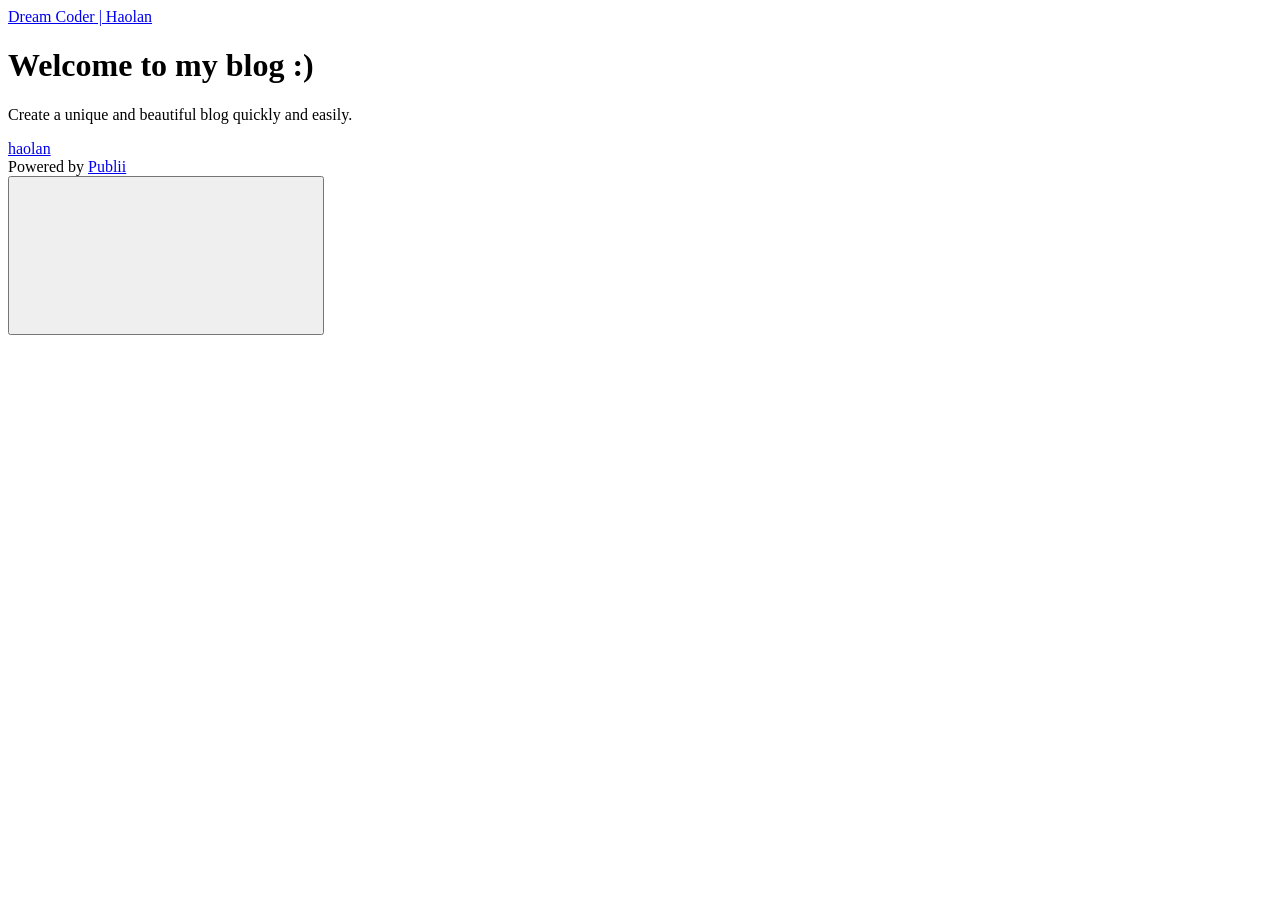
<file: index.html>
<!DOCTYPE html><html lang="en"><head><meta charset="utf-8"><meta http-equiv="X-UA-Compatible" content="IE=edge"><meta name="viewport" content="width=device-width,initial-scale=1"><title>Dream Coder | Haolan</title><meta name="generator" content="Publii Open-Source CMS for Static Site"><link rel="canonical" href="https://haolan.github.io/"><link rel="alternate" type="application/atom+xml" href="https://haolan.github.io/feed.xml"><link rel="alternate" type="application/json" href="https://haolan.github.io/feed.json"><meta property="og:title" content="Dream Coder | Haolan"><meta property="og:site_name" content="Dream Coder | Haolan"><meta property="og:description" content=""><meta property="og:url" content="https://haolan.github.io/"><meta property="og:type" content="website"><style>:root{--body-font:-apple-system,BlinkMacSystemFont,"Segoe UI",Roboto,Oxygen,Ubuntu,Cantarell,"Fira Sans","Droid Sans","Helvetica Neue",Arial,sans-serif,"Apple Color Emoji","Segoe UI Emoji","Segoe UI Symbol";--heading-font:-apple-system,BlinkMacSystemFont,"Segoe UI",Roboto,Oxygen,Ubuntu,Cantarell,"Fira Sans","Droid Sans","Helvetica Neue",Arial,sans-serif,"Apple Color Emoji","Segoe UI Emoji","Segoe UI Symbol";--logo-font:-apple-system,BlinkMacSystemFont,"Segoe UI",Roboto,Oxygen,Ubuntu,Cantarell,"Fira Sans","Droid Sans","Helvetica Neue",Arial,sans-serif,"Apple Color Emoji","Segoe UI Emoji","Segoe UI Symbol";--menu-font:-apple-system,BlinkMacSystemFont,"Segoe UI",Roboto,Oxygen,Ubuntu,Cantarell,"Fira Sans","Droid Sans","Helvetica Neue",Arial,sans-serif,"Apple Color Emoji","Segoe UI Emoji","Segoe UI Symbol"}</style><link rel="stylesheet" href="https://haolan.github.io/assets/css/style.css?v=78357565eb7ce1ad9aef567206ef7280"><script type="application/ld+json">{"@context":"http://schema.org","@type":"Organization","name":"Dream Coder | Haolan","url":"https://haolan.github.io/"}</script></head><body><div class="site-container"><header class="top" id="js-header"><a class="logo" href="https://haolan.github.io/">Dream Coder | Haolan</a></header><main><div class="hero"><header class="hero__content"><div class="wrapper"><h1>Welcome to my blog :)</h1><p>Create a unique and beautiful blog quickly and easily.</p><div class="post__meta post__meta--author"><a href="https://haolan.github.io/authors/haolan/" class="feed__author invert">haolan</a></div></div></header></div><div class="feed"></div></main><footer class="footer"><div class="footer__copyright">Powered by <a href="https://getpublii.com" target="_blank" rel="nofollow noopener">Publii</a></div><button class="footer__bttop js-footer__bttop" aria-label="Back to top"><svg><title>Back to top</title><use xlink:href="https://haolan.github.io/assets/svg/svg-map.svg#toparrow"/></svg></button></footer></div><script>window.publiiThemeMenuConfig = {    
        mobileMenuMode: 'sidebar',
        animationSpeed: 300,
        submenuWidth: 'auto',
        doubleClickTime: 500,
        mobileMenuExpandableSubmenus: true, 
        relatedContainerForOverlayMenuSelector: '.top',
   };</script><script defer="defer" src="https://haolan.github.io/assets/js/scripts.min.js?v=f4c4d35432d0e17d212f2fae4e0f8247"></script><script>var images = document.querySelectorAll('img[loading]');

        for (var i = 0; i < images.length; i++) {
            if (images[i].complete) {
                images[i].classList.add('is-loaded');
            } else {
                images[i].addEventListener('load', function () {
                    this.classList.add('is-loaded');
                }, false);
            }
        }</script></body></html>
</file>
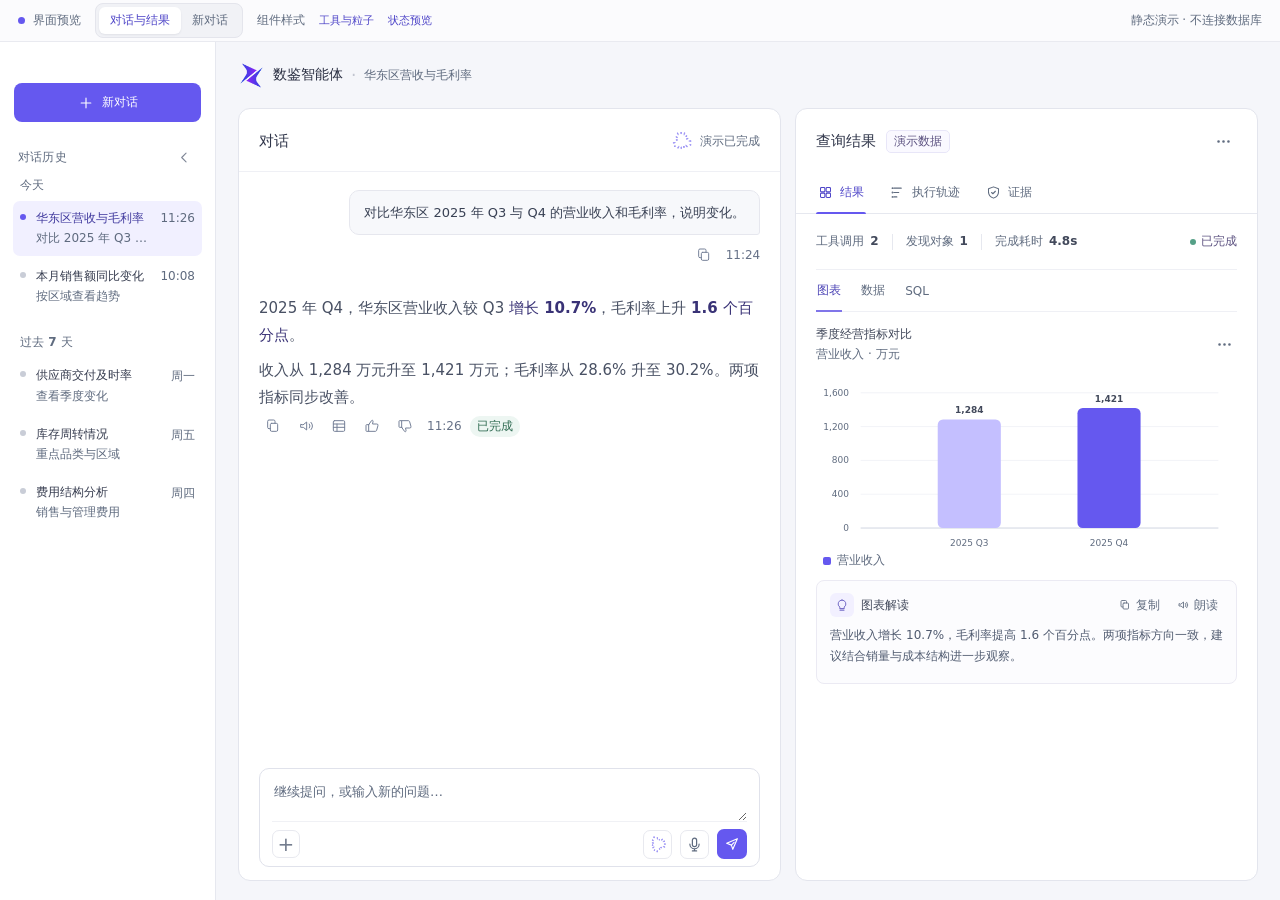
<file: shujian-agent-preview/index.html>
<!doctype html>
<html lang="zh-CN">
<head>
  <meta charset="utf-8">
  <meta name="viewport" content="width=device-width, initial-scale=1">
  <meta name="theme-color" content="#f5f6fa">
  <title>数鉴智能体 · 界面预览</title>
  <link rel="stylesheet" href="agent-polish-preview.css?v=orbs-1">
</head>
<body>
  <div class="preview-bar" role="toolbar" aria-label="预览状态">
    <div class="preview-label">
      <span class="preview-mark" aria-hidden="true"></span>
      <span>界面预览</span>
    </div>
    <div class="preview-switch" role="group" aria-label="切换预览状态">
      <button type="button" data-view="conversation" aria-pressed="true">对话与结果</button>
      <button type="button" data-view="welcome" aria-pressed="false">新对话</button>
    </div>
    <a class="preview-components-link" href="components.html">组件样式</a>
    <a class="preview-orbs-link" href="tools.html">工具与粒子</a>
    <a class="preview-orbs-link" href="orbs.html">状态预览</a>
    <span class="preview-note">静态演示 · 不连接数据库</span>
  </div>

  <div class="app-shell" id="appShell">
    <aside class="sidebar" id="sidebar" aria-label="对话导航">
      <button class="new-chat-button" type="button" data-view="welcome">
        <svg viewBox="0 0 24 24" aria-hidden="true"><path d="M12 4.75v14.5M4.75 12h14.5"/></svg>
        <span>新对话</span>
      </button>

      <div class="history-heading">
        <span>对话历史</span>
        <button class="icon-button sidebar-collapse" id="collapseHistory" type="button" aria-label="收起对话历史" aria-expanded="true" title="收起对话历史">
          <svg viewBox="0 0 24 24" aria-hidden="true"><path d="m14.5 5-7 7 7 7"/></svg>
        </button>
      </div>

      <div class="history-list">
        <div class="history-group-label">今天</div>
        <button class="history-item is-active" type="button" data-view="conversation">
          <span class="history-dot" aria-hidden="true"></span>
          <span class="history-text">
            <strong>华东区营收与毛利率</strong>
            <small>对比 2025 年 Q3 与 Q4</small>
          </span>
          <time>11:26</time>
        </button>
        <button class="history-item" type="button" data-toast="这是静态预览中的历史条目。">
          <span class="history-dot is-muted" aria-hidden="true"></span>
          <span class="history-text">
            <strong>本月销售额同比变化</strong>
            <small>按区域查看趋势</small>
          </span>
          <time>10:08</time>
        </button>

        <div class="history-group-label history-group-label--spaced">过去 7 天</div>
        <button class="history-item" type="button" data-toast="这是静态预览中的历史条目。">
          <span class="history-dot is-muted" aria-hidden="true"></span>
          <span class="history-text">
            <strong>供应商交付及时率</strong>
            <small>查看季度变化</small>
          </span>
          <time>周一</time>
        </button>
        <button class="history-item" type="button" data-toast="这是静态预览中的历史条目。">
          <span class="history-dot is-muted" aria-hidden="true"></span>
          <span class="history-text">
            <strong>库存周转情况</strong>
            <small>重点品类与区域</small>
          </span>
          <time>周五</time>
        </button>
        <button class="history-item" type="button" data-toast="这是静态预览中的历史条目。">
          <span class="history-dot is-muted" aria-hidden="true"></span>
          <span class="history-text">
            <strong>费用结构分析</strong>
            <small>销售与管理费用</small>
          </span>
          <time>周四</time>
        </button>
      </div>

    </aside>

    <main class="main-area">
      <header class="topbar">
        <div class="topbar-title">
          <button class="icon-button mobile-history-toggle" type="button" id="mobileHistoryToggle" aria-label="展开对话历史">
            <svg viewBox="0 0 24 24" aria-hidden="true"><path d="M3.5 6.5h17M3.5 12h17M3.5 17.5h17"/></svg>
          </button>
          <img src="assets/logo.png" alt="" class="topbar-logo" width="27" height="27">
          <span class="topbar-brand">数鉴智能体</span>
          <span class="breadcrumb-dot" aria-hidden="true">·</span>
          <span class="current-conversation" id="currentConversation">华东区营收与毛利率</span>
        </div>
      </header>

      <div class="workspace">
        <section class="conversation-panel surface" aria-label="对话内容">
          <div class="panel-heading conversation-heading">
            <div>
              <h1 id="conversationHeading">对话</h1>
            </div>
            <span class="completion-status" id="conversationStatus"><canvas id="taskStatusOrb" class="inline-orb" width="24" height="24" role="img" aria-label="状态动画"></canvas><span class="completion-tool" id="conversationTool" aria-hidden="true" hidden></span><span class="completion-text" id="conversationText">演示已完成</span></span>
          </div>

          <div class="chat-body" id="chatBody">
            <article class="message user-message">
              <div class="user-bubble">对比华东区 2025 年 Q3 与 Q4 的营业收入和毛利率，说明变化。</div>
              <div class="message-actions user-message-actions">
                <button type="button" class="message-action-icon" data-copy="对比华东区 2025 年 Q3 与 Q4 的营业收入和毛利率，说明变化。" title="复制提问" aria-label="复制提问">
                  <svg viewBox="0 0 24 24" aria-hidden="true"><rect x="8" y="8" width="11" height="12" rx="2"/><path d="M15 8V5a2 2 0 0 0-2-2H6a2 2 0 0 0-2 2v9a2 2 0 0 0 2 2h2"/></svg>
                </button>
                <span class="message-action-meta"><time>11:24</time></span>
              </div>
            </article>

            <article class="message assistant-message">
              <div class="assistant-answer">
                <p>2025 年 Q4，华东区营业收入较 Q3 <strong>增长 10.7%</strong>，毛利率上升 <strong>1.6 个百分点</strong>。</p>
                <p>收入从 1,284 万元升至 1,421 万元；毛利率从 28.6% 升至 30.2%。两项指标同步改善。</p>
              </div>
              <div class="message-actions">
                <button type="button" class="message-action-icon" data-copy="2025 年 Q4，华东区营业收入较 Q3 增长 10.7%，毛利率上升 1.6 个百分点。收入从 1,284 万元升至 1,421 万元；毛利率从 28.6% 升至 30.2%。两项指标同步改善。" title="复制回答" aria-label="复制回答">
                  <svg viewBox="0 0 24 24" aria-hidden="true"><rect x="8" y="8" width="11" height="12" rx="2"/><path d="M15 8V5a2 2 0 0 0-2-2H6a2 2 0 0 0-2 2v9a2 2 0 0 0 2 2h2"/></svg>
                </button>
                <button type="button" class="message-action-icon" data-answer-read="2025 年 Q4，华东区营业收入较 Q3 增长 10.7%，毛利率上升 1.6 个百分点。收入从 1,284 万元升至 1,421 万元；毛利率从 28.6% 升至 30.2%。" title="朗读回答" aria-label="朗读回答">
                  <svg viewBox="0 0 24 24" aria-hidden="true"><path d="M4 10v4h4l5 4V6l-5 4z"/><path d="M17 9a5 5 0 0 1 0 6M19.5 6.5a8.5 8.5 0 0 1 0 11"/></svg>
                </button>
                <button type="button" class="message-action-icon" data-result-jump title="查看结果" aria-label="查看结果">
                  <svg viewBox="0 0 24 24" aria-hidden="true"><rect x="3.5" y="4" width="17" height="16" rx="1.8"/><path d="M3.5 9h17M9 9v11M3.5 14h17"/></svg>
                </button>
                <span class="feedback-action-group" id="feedbackActionGroup">
                  <button type="button" class="message-action-icon" data-feedback-useful title="有用" aria-label="有用" aria-pressed="false">
                    <svg viewBox="0 0 24 24" aria-hidden="true"><path d="M7 10v10H4a1 1 0 0 1-1-1v-8a1 1 0 0 1 1-1h3Zm0 0 4.3-6.1a1.3 1.3 0 0 1 2.3 1l-.8 4.1H19a2 2 0 0 1 1.9 2.6l-2 7A2 2 0 0 1 17 20H7"/></svg>
                  </button>
                  <button type="button" class="message-action-icon" data-feedback-useless title="无用" aria-label="无用" aria-pressed="false">
                    <svg viewBox="0 0 24 24" aria-hidden="true"><path d="M7 14V4H4a1 1 0 0 0-1 1v8a1 1 0 0 0 1 1h3Zm0 0 4.3 6.1a1.3 1.3 0 0 0 2.3-1l-.8-4.1H19a2 2 0 0 0 1.9-2.6l-2-7A2 2 0 0 0 17 4H7"/></svg>
                  </button>
                </span>
                <span class="feedback-submitted" id="feedbackSubmitted" role="status" hidden></span>
                <span class="message-action-meta"><time>11:26</time><span class="message-action-status">已完成</span></span>
              </div>
            </article>
          </div>

          <div class="welcome-state" id="welcomeState" hidden>
            <canvas id="welcomeOrb" class="welcome-orb" width="64" height="64" role="img" aria-label="数鉴智能体 Logo 粒子动画"></canvas>
            <h2>有什么可以帮您的吗？</h2>
          </div>

          <div class="run-strip" id="runStrip" role="status" aria-live="polite" hidden>
            <span class="run-strip-lead"><canvas id="runStripOrb" width="40" height="40" aria-hidden="true"></canvas><span class="run-strip-icon" id="runStripIcon" aria-hidden="true"></span></span>
            <span class="run-strip-text" id="runStripText">正在准备…</span>
            <span class="run-strip-meta"><span id="runStripTime">0.0s</span></span>
            <button type="button" class="run-strip-stop" id="runStripStop">停止</button>
          </div>

          <form class="composer" id="composer">
            <label class="composer-input-wrap">
              <span class="sr-only">输入问题</span>
              <textarea id="promptInput" rows="1" placeholder="继续提问，或输入新的问题…" aria-label="输入问题"></textarea>
            </label>
            <div class="composer-footer">
              <div class="composer-tools">
                <div class="composer-more-wrap">
                  <button class="composer-more-button" id="composerMoreButton" type="button" aria-label="选择工作流" aria-haspopup="menu" aria-expanded="false" aria-controls="composerMoreMenu" title="选择工作流">+</button>
                  <div class="composer-more-menu" id="composerMoreMenu" role="menu" aria-label="选择工作流" hidden>
                    <button type="button" class="composer-more-item" data-mode="completion" role="menuitemradio" aria-checked="false">
                      <span class="composer-more-icon"><svg viewBox="0 0 24 24" aria-hidden="true"><path d="M5 4.5h14v15H5z"/><path d="M8 8h8M8 11.5h8M8 15h4"/><path d="m14.5 15.5 1.4 1.4 3-3"/></svg></span>
                      <span class="composer-more-text"><span class="composer-more-title">名单补全</span><span class="composer-more-desc">上传名单文件，按企业名称或信用代码补充字段</span></span>
                    </button>
                    <button type="button" class="composer-more-item" data-mode="acquisition" role="menuitemradio" aria-checked="false">
                      <span class="composer-more-icon"><svg viewBox="0 0 24 24" aria-hidden="true"><path d="M4 5h16l-6.2 7.1v5.1l-3.6 1.8v-6.9z"/></svg></span>
                      <span class="composer-more-text"><span class="composer-more-title">条件获客</span><span class="composer-more-desc">描述目标客户与筛选条件，生成所需企业名单</span></span>
                    </button>
                    <button type="button" class="composer-more-item is-active" data-mode="ordinary" role="menuitemradio" aria-checked="true">
                      <span class="composer-more-icon"><svg viewBox="0 0 24 24" aria-hidden="true"><path d="M4.5 5.5h15v11h-9l-5.5 3z"/><path d="M8 9.5h8M8 12.5h5"/></svg></span>
                      <span class="composer-more-text"><span class="composer-more-title">普通问答</span><span class="composer-more-desc">直接提问，由智能体自动判断查询意图</span></span>
                    </button>
                  </div>
                </div>
                <span class="composer-mode-hint" id="composerModeHint" hidden></span>
              </div>
              <div class="composer-actions">
                <button class="icon-button voice-mode-button" type="button" data-voice-orb-toggle data-toast="连续语音入口仅作预览，不会采集音频。" aria-pressed="false" aria-label="连续语音" title="连续语音（预览，不采集音频）"><canvas id="voiceControlOrb" class="inline-orb" width="20" height="20" aria-hidden="true"></canvas></button>
                <button class="icon-button mic-button" id="micButton" type="button" aria-label="开启语音输入（演示）" title="语音输入（演示）">
                  <svg viewBox="0 0 24 24" aria-hidden="true"><rect x="9" y="3" width="6" height="12" rx="3"/><path d="M5.5 11.5a6.5 6.5 0 0 0 13 0M12 18v3M9 21h6"/></svg>
                </button>
                <button class="send-button" type="submit" aria-label="发送问题" title="发送">
                  <svg viewBox="0 0 24 24" aria-hidden="true"><path d="m4 11 16-7-6.8 16-2.1-6.3L4 11Z"/><path d="m11.1 13.7 4.1-4.1"/></svg>
                </button>
              </div>
            </div>
          </form>
        </section>

        <section class="result-panel surface" aria-label="查询结果">
          <div class="panel-heading result-heading">
            <div class="result-title-group">
              <div>
                <h2>查询结果</h2>
              </div>
              <span class="demo-badge">演示数据</span>
            </div>
            <button class="icon-button panel-more" type="button" aria-label="更多结果操作" title="更多操作" data-toast="预览中的结果操作。">
              <svg viewBox="0 0 24 24" aria-hidden="true"><circle cx="5" cy="12" r="1"/><circle cx="12" cy="12" r="1"/><circle cx="19" cy="12" r="1"/></svg>
            </button>
          </div>

          <div class="primary-tabs" role="tablist" aria-label="结果面板">
            <button type="button" class="is-active" role="tab" aria-selected="true" data-primary-tab="result">
              <svg viewBox="0 0 24 24" aria-hidden="true"><rect x="4" y="4" width="7" height="7" rx="1.5"/><rect x="13" y="4" width="7" height="7" rx="1.5"/><rect x="4" y="13" width="7" height="7" rx="1.5"/><rect x="13" y="13" width="7" height="7" rx="1.5"/></svg>
              结果
            </button>
            <button type="button" role="tab" aria-selected="false" data-primary-tab="trace">
              <svg viewBox="0 0 24 24" aria-hidden="true"><path d="M6 5h12M6 12h8M6 19h5"/><circle cx="4" cy="5" r=".6"/><circle cx="4" cy="12" r=".6"/><circle cx="4" cy="19" r=".6"/></svg>
              执行轨迹
            </button>
            <button type="button" role="tab" aria-selected="false" data-primary-tab="evidence">
              <svg viewBox="0 0 24 24" aria-hidden="true"><path d="M12 3 20 6v5c0 5-3.4 8.2-8 10-4.6-1.8-8-5-8-10V6z"/><path d="m9 12 2 2 4-4"/></svg>
              证据
            </button>
          </div>

          <div class="result-content" id="resultContent">
            <section class="primary-panel" data-primary-panel="result">
              <div class="run-summary" aria-label="本轮执行摘要">
                <div><span>工具调用</span><strong>2</strong></div>
                <i aria-hidden="true"></i>
                <div><span>发现对象</span><strong>1</strong></div>
                <i aria-hidden="true"></i>
                <div><span>完成耗时</span><strong>4.8s</strong></div>
                <span class="run-status"><span></span>已完成</span>
              </div>

              <div class="result-view-tabs" role="tablist" aria-label="结果展示方式">
                <button type="button" class="is-active" role="tab" aria-selected="true" data-result-view="chart">图表</button>
                <button type="button" role="tab" aria-selected="false" data-result-view="data">数据</button>
                <button type="button" role="tab" aria-selected="false" data-result-view="sql">SQL</button>
              </div>

              <div class="result-view-panel" data-result-view-panel="chart">
                <div class="chart-heading">
                  <div>
                    <strong>季度经营指标对比</strong>
                    <span>营业收入 · 万元</span>
                  </div>
                  <button class="icon-button chart-menu" type="button" aria-label="图表选项" title="图表选项" data-toast="图表选项仅作界面预览。">
                    <svg viewBox="0 0 24 24" aria-hidden="true"><circle cx="5" cy="12" r="1"/><circle cx="12" cy="12" r="1"/><circle cx="19" cy="12" r="1"/></svg>
                  </button>
                </div>
                <div class="chart-wrap">
                  <svg class="comparison-chart" viewBox="0 0 560 248" role="img" aria-label="演示柱状图：华东区营业收入由2025年第三季度1284万元上升到第四季度1421万元">
                    <g class="chart-grid">
                      <line x1="60" y1="33" x2="535" y2="33"/><line x1="60" y1="78" x2="535" y2="78"/>
                      <line x1="60" y1="123" x2="535" y2="123"/><line x1="60" y1="168" x2="535" y2="168"/>
                      <line x1="60" y1="213" x2="535" y2="213"/>
                    </g>
                    <g class="chart-axis-labels">
                      <text x="44" y="37" text-anchor="end">1,600</text><text x="44" y="82" text-anchor="end">1,200</text>
                      <text x="44" y="127" text-anchor="end">800</text><text x="44" y="172" text-anchor="end">400</text>
                      <text x="44" y="217" text-anchor="end">0</text>
                    </g>
                    <line class="chart-baseline" x1="60" y1="213" x2="535" y2="213"/>
                    <rect class="bar bar-q3" x="162" y="68.6" width="84" height="144.4" rx="7"/>
                    <rect class="bar bar-q4" x="348" y="53.1" width="84" height="159.9" rx="7"/>
                    <text class="bar-value" x="204" y="60" text-anchor="middle">1,284</text>
                    <text class="bar-value" x="390" y="45" text-anchor="middle">1,421</text>
                    <text class="bar-label" x="204" y="237" text-anchor="middle">2025 Q3</text>
                    <text class="bar-label" x="390" y="237" text-anchor="middle">2025 Q4</text>
                  </svg>
                  <div class="chart-legend"><span class="legend-swatch"></span><span>营业收入</span></div>
                </div>
              </div>

              <div class="result-view-panel" data-result-view-panel="data" hidden>
                <div class="table-toolbar"><strong>结果数据</strong><button type="button" class="text-button" data-copy="季度,区域,营业收入（万元）,毛利率&#10;2025 Q3,华东区,1284,28.6%&#10;2025 Q4,华东区,1421,30.2%">复制表格</button></div>
                <div class="table-wrap">
                  <table>
                    <thead><tr><th>季度</th><th>区域</th><th>营业收入</th><th>毛利率</th></tr></thead>
                    <tbody>
                      <tr><td>2025 Q3</td><td>华东区</td><td>1,284 万元</td><td>28.6%</td></tr>
                      <tr><td>2025 Q4</td><td>华东区</td><td>1,421 万元</td><td>30.2%</td></tr>
                    </tbody>
                  </table>
                </div>
              </div>

              <div class="result-view-panel" data-result-view-panel="sql" hidden>
                <div class="table-toolbar"><strong>只读查询示例</strong><button type="button" class="text-button" data-copy="SELECT quarter, region, revenue_wan, gross_margin_pct&#10;FROM demo_quarterly_metrics&#10;WHERE region = '华东区' AND quarter IN ('2025 Q3', '2025 Q4')&#10;ORDER BY quarter;">复制 SQL</button></div>
                <pre class="sql-block"><code>SELECT quarter, region, revenue_wan, gross_margin_pct
FROM demo_quarterly_metrics
WHERE region = '华东区'
  AND quarter IN ('2025 Q3', '2025 Q4')
ORDER BY quarter;</code></pre>
              </div>

              <div class="insight-block">
                <div class="insight-heading">
                  <div><span class="insight-icon"><svg viewBox="0 0 24 24" aria-hidden="true"><path d="M12 3.5a6.6 6.6 0 0 0-3.8 12v2.8h7.6v-2.8A6.6 6.6 0 0 0 12 3.5Z"/><path d="M8.5 21h7M9 18.3h6"/></svg></span><h3>图表解读</h3></div>
                  <div class="insight-actions">
                    <button type="button" data-copy="营业收入由 1,284 万元升至 1,421 万元，增长 10.7%。毛利率由 28.6% 升至 30.2%，提高 1.6 个百分点。两项指标均有改善。">
                      <svg viewBox="0 0 24 24" aria-hidden="true"><rect x="8" y="8" width="11" height="12" rx="2"/><path d="M15 8V5a2 2 0 0 0-2-2H6a2 2 0 0 0-2 2v9a2 2 0 0 0 2 2h2"/></svg>
                      复制
                    </button>
                    <button type="button" data-read="营业收入由 1,284 万元升至 1,421 万元，增长 10.7%。毛利率由 28.6% 升至 30.2%，提高 1.6 个百分点。两项指标均有改善。">
                      <svg viewBox="0 0 24 24" aria-hidden="true"><path d="M4 10v4h4l5 4V6l-5 4z"/><path d="M17 9a5 5 0 0 1 0 6M19.5 6.5a8.5 8.5 0 0 1 0 11"/></svg>
                      朗读
                    </button>
                  </div>
                </div>
                <p>营业收入增长 10.7%，毛利率提高 1.6 个百分点。两项指标方向一致，建议结合销量与成本结构进一步观察。</p>
              </div>
            </section>

            <section class="primary-panel trace-panel" data-primary-panel="trace" hidden>
              <div class="trace-summary"><span class="trace-status-dot"></span><div><strong>执行已完成</strong><span>这是预览的模拟轨迹，不含真实任务事件。</span></div></div>
              <ol class="trace-list">
                <li class="is-done" data-tool="model-think" tabindex="0" role="button" aria-label="预览「模型思考」对应的粒子状态"><span class="trace-step-icon"></span><div><strong>模型思考</strong><span>拆解问题，确定比较口径</span></div><time>11:24:03</time></li>
                <li class="is-done" data-tool="retrieve-dict" tabindex="0" role="button" aria-label="预览「检索词典」对应的粒子状态"><span class="trace-step-icon"></span><div><strong>检索词典</strong><span>在指标字典中匹配营业收入、毛利率</span></div><time>11:24:04</time></li>
                <li class="is-done" data-tool="retrieve-text" tabindex="0" role="button" aria-label="预览「检索文字」对应的粒子状态"><span class="trace-step-icon"></span><div><strong>检索文字</strong><span>检索口径说明与历史分析</span></div><time>11:24:05</time></li>
                <li class="is-done" data-tool="execute-query" tabindex="0" role="button" aria-label="预览「执行查询」对应的粒子状态"><span class="trace-step-icon"></span><div><strong>执行查询</strong><span>对演示数据执行只读查询</span></div><time>11:24:06</time></li>
                <li class="is-done" data-tool="model-think" tabindex="0" role="button" aria-label="预览「模型思考」汇总对应的粒子状态"><span class="trace-step-icon"></span><div><strong>模型思考</strong><span>汇总结果并生成解读</span></div><time>11:24:07</time></li>
              </ol>
              <div class="trace-disclaimer">演示轨迹不代表真实 Agent 执行。</div>
            </section>

            <section class="primary-panel evidence-panel" data-primary-panel="evidence" hidden>
              <div class="evidence-heading"><div><span class="evidence-icon"><svg viewBox="0 0 24 24" aria-hidden="true"><path d="M12 3 20 6v5c0 5-3.4 8.2-8 10-4.6-1.8-8-5-8-10V6z"/><path d="m9 12 2 2 4-4"/></svg></span><div><strong>本轮依据</strong><span>供核对的上下文摘要</span></div></div><span class="demo-badge">演示</span></div>
              <dl class="evidence-list">
                <div><dt>数据来源</dt><dd>华东经营分析 · 演示数据集</dd></div>
                <div><dt>分析范围</dt><dd>2025 年 Q3 至 Q4 · 华东区</dd></div>
                <div><dt>使用指标</dt><dd>营业收入、毛利率</dd></div>
                <div><dt>数据状态</dt><dd><span class="evidence-status"><span></span>静态样例，未连接数据源</span></dd></div>
              </dl>
            </section>
          </div>
          <div class="result-empty" id="resultEmpty" hidden>
            <img src="assets/logo.png" alt="" width="39" height="39">
            <h3>新对话还没有查询结果</h3>
            <p>输入问题开始对话。此预览不连接数据源，右侧不会生成真实结果。</p>
          </div>
        </section>
      </div>
    </main>
  </div>
  <div class="feedback-backdrop" id="feedbackDialog" hidden>
    <section class="feedback-dialog" role="dialog" aria-modal="true" aria-labelledby="feedbackTitle" aria-describedby="feedbackDemoNote">
      <div class="feedback-dialog-heading">
        <h2 id="feedbackTitle">这条回答哪里不好？</h2>
        <button type="button" class="feedback-close" data-feedback-close title="关闭" aria-label="关闭反馈窗口">
          <svg viewBox="0 0 24 24" aria-hidden="true"><path d="m5.5 5.5 13 13M18.5 5.5 5.5 18.5"/></svg>
        </button>
      </div>
      <div class="feedback-field-label">问题类型（可选）</div>
      <div class="feedback-categories" role="group" aria-label="问题类型">
        <button type="button" data-feedback-category="inaccurate" aria-pressed="false">结果不准确</button>
        <button type="button" data-feedback-category="incomplete" aria-pressed="false">结果不完整</button>
        <button type="button" data-feedback-category="misunderstood" aria-pressed="false">没有理解我的问题</button>
        <button type="button" data-feedback-category="format" aria-pressed="false">格式/展示有问题</button>
        <button type="button" data-feedback-category="other" aria-pressed="false">其他</button>
      </div>
      <label class="feedback-field-label" for="feedbackText">补充说明</label>
      <textarea id="feedbackText" maxlength="2000" placeholder="可以说明哪里不对、期望看到什么；不填也可以直接提交"></textarea>
      <div class="feedback-counter" id="feedbackCounter" aria-live="polite">0 / 2000</div>
      <p class="feedback-demo-note" id="feedbackDemoNote">静态演示：提交只在此页面显示状态，不会发送反馈或沉淀知识。</p>
      <div class="feedback-dialog-footer">
        <button type="button" class="feedback-cancel" data-feedback-close>取消</button>
        <button type="button" class="feedback-submit" id="feedbackSubmit">提交</button>
      </div>
    </section>
  </div>
  <div class="toast" id="toast" role="status" aria-live="polite"></div>
  <script src="trace-tool-icons.js"></script>
  <script src="agent-polish-preview.js?v=orbs-1"></script>
  <script type="module" src="orb-runtime/main-page.js?v=orbs-1"></script>
</body>
</html>
</file>
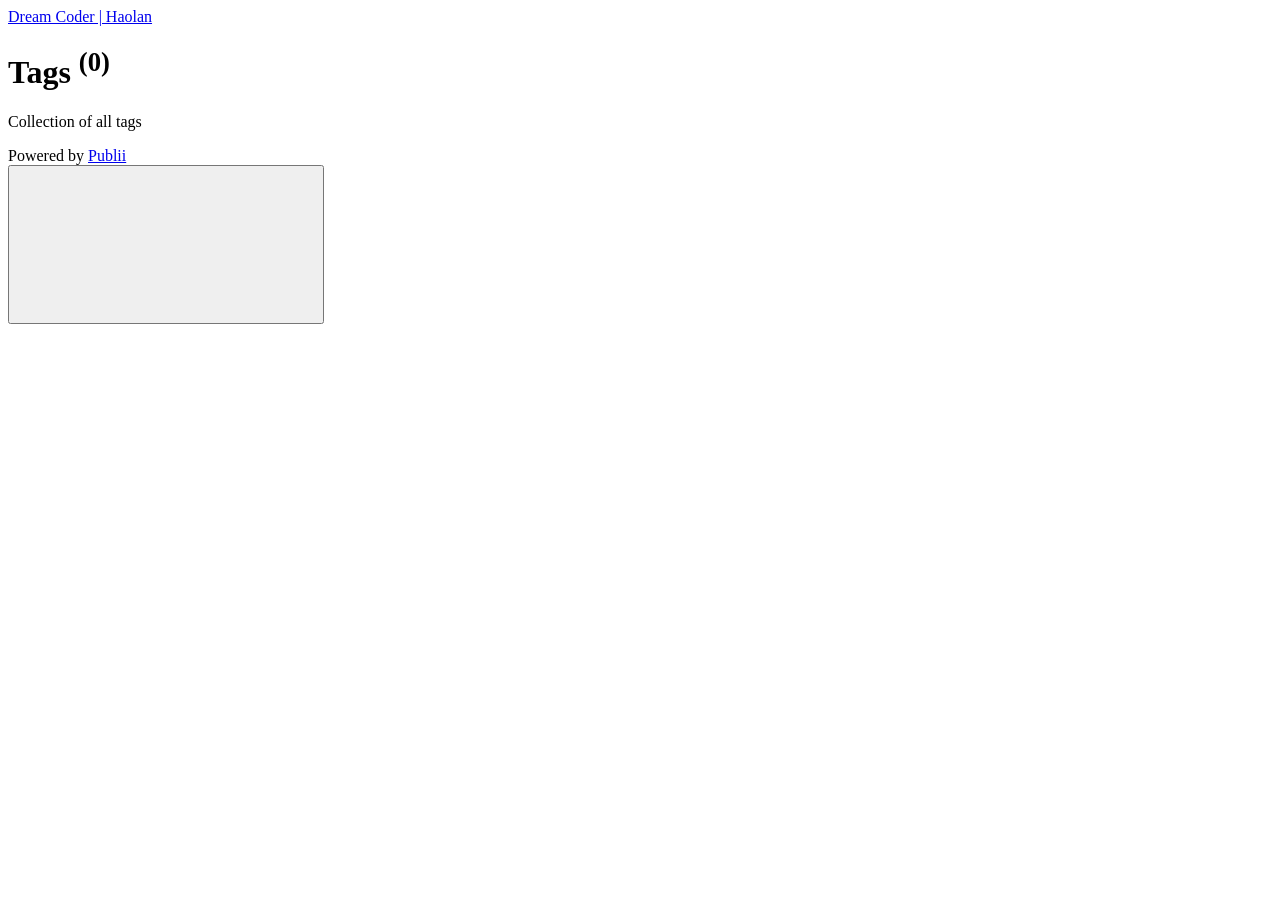
<file: tags/index.html>
<!DOCTYPE html><html lang="en"><head><meta charset="utf-8"><meta http-equiv="X-UA-Compatible" content="IE=edge"><meta name="viewport" content="width=device-width,initial-scale=1"><title>All tags - Dream Coder | Haolan</title><meta name="robots" content="noindex, follow"><meta name="generator" content="Publii Open-Source CMS for Static Site"><link rel="alternate" type="application/atom+xml" href="https://haolan.github.io/feed.xml"><link rel="alternate" type="application/json" href="https://haolan.github.io/feed.json"><meta property="og:title" content="Dream Coder | Haolan"><meta property="og:site_name" content="Dream Coder | Haolan"><meta property="og:description" content=""><meta property="og:url" content="https://haolan.github.io/tags/"><meta property="og:type" content="website"><style>:root{--body-font:-apple-system,BlinkMacSystemFont,"Segoe UI",Roboto,Oxygen,Ubuntu,Cantarell,"Fira Sans","Droid Sans","Helvetica Neue",Arial,sans-serif,"Apple Color Emoji","Segoe UI Emoji","Segoe UI Symbol";--heading-font:-apple-system,BlinkMacSystemFont,"Segoe UI",Roboto,Oxygen,Ubuntu,Cantarell,"Fira Sans","Droid Sans","Helvetica Neue",Arial,sans-serif,"Apple Color Emoji","Segoe UI Emoji","Segoe UI Symbol";--logo-font:-apple-system,BlinkMacSystemFont,"Segoe UI",Roboto,Oxygen,Ubuntu,Cantarell,"Fira Sans","Droid Sans","Helvetica Neue",Arial,sans-serif,"Apple Color Emoji","Segoe UI Emoji","Segoe UI Symbol";--menu-font:-apple-system,BlinkMacSystemFont,"Segoe UI",Roboto,Oxygen,Ubuntu,Cantarell,"Fira Sans","Droid Sans","Helvetica Neue",Arial,sans-serif,"Apple Color Emoji","Segoe UI Emoji","Segoe UI Symbol"}</style><link rel="stylesheet" href="https://haolan.github.io/assets/css/style.css?v=78357565eb7ce1ad9aef567206ef7280"><script type="application/ld+json">{"@context":"http://schema.org","@type":"Organization","name":"Dream Coder | Haolan","url":"https://haolan.github.io/"}</script></head><body><div class="site-container"><header class="top" id="js-header"><a class="logo" href="https://haolan.github.io/">Dream Coder | Haolan</a></header><main><div class="hero"><header class="hero__content"><div class="wrapper"><h1>Tags <sup>(0)</sup></h1><p>Collection of all tags</p></div></header></div><div class="wrapper"><ul class="feed feed--grid"></ul></div></main><footer class="footer"><div class="footer__copyright">Powered by <a href="https://getpublii.com" target="_blank" rel="nofollow noopener">Publii</a></div><button class="footer__bttop js-footer__bttop" aria-label="Back to top"><svg><title>Back to top</title><use xlink:href="https://haolan.github.io/assets/svg/svg-map.svg#toparrow"/></svg></button></footer></div><script>window.publiiThemeMenuConfig = {    
        mobileMenuMode: 'sidebar',
        animationSpeed: 300,
        submenuWidth: 'auto',
        doubleClickTime: 500,
        mobileMenuExpandableSubmenus: true, 
        relatedContainerForOverlayMenuSelector: '.top',
   };</script><script defer="defer" src="https://haolan.github.io/assets/js/scripts.min.js?v=f4c4d35432d0e17d212f2fae4e0f8247"></script><script>var images = document.querySelectorAll('img[loading]');

        for (var i = 0; i < images.length; i++) {
            if (images[i].complete) {
                images[i].classList.add('is-loaded');
            } else {
                images[i].addEventListener('load', function () {
                    this.classList.add('is-loaded');
                }, false);
            }
        }</script></body></html>
</file>
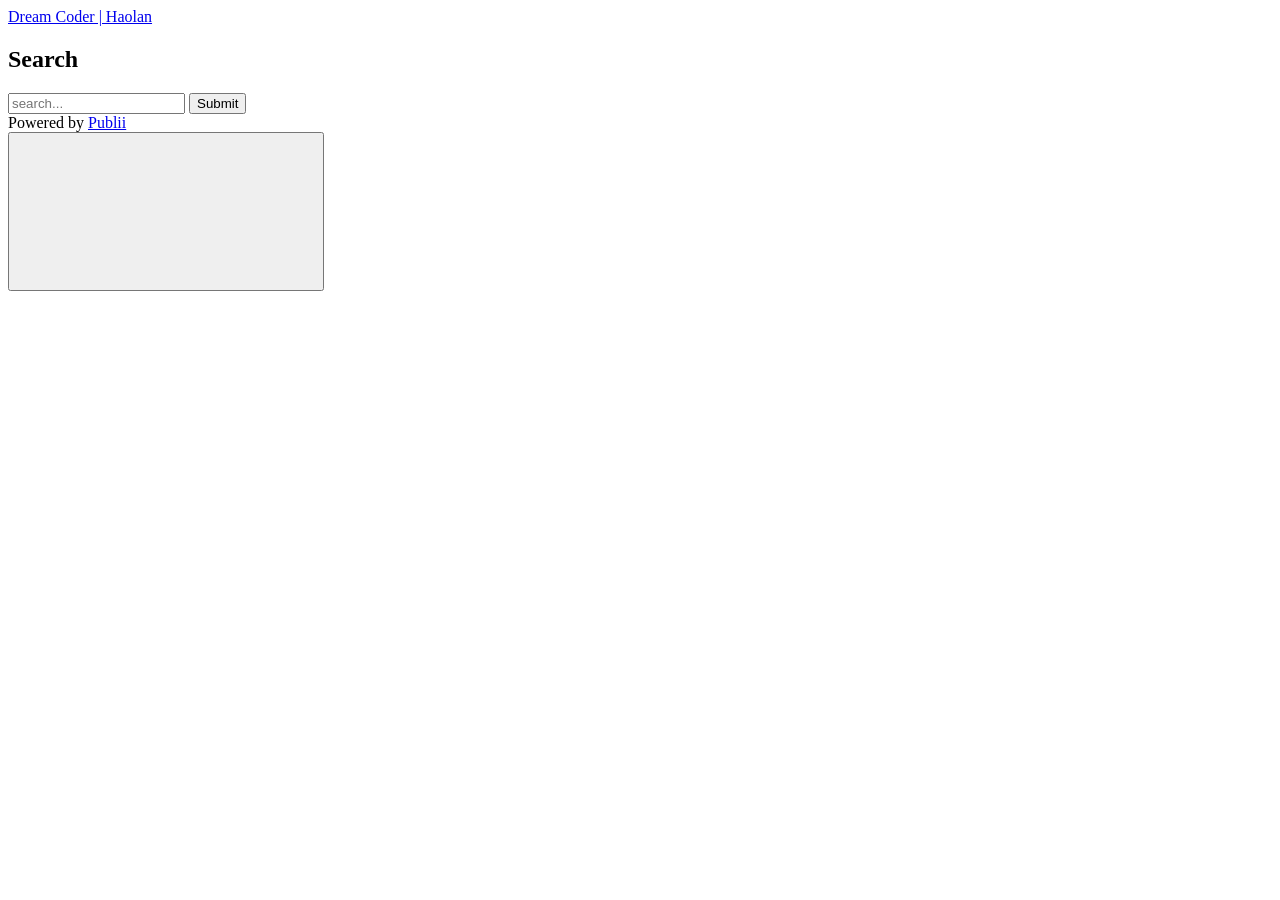
<file: search.html>
<!DOCTYPE html><html lang="en"><head><meta charset="utf-8"><meta http-equiv="X-UA-Compatible" content="IE=edge"><meta name="viewport" content="width=device-width,initial-scale=1"><title>Search - Dream Coder | Haolan</title><meta name="robots" content="noindex, follow"><meta name="generator" content="Publii Open-Source CMS for Static Site"><link rel="alternate" type="application/atom+xml" href="https://haolan.github.io/feed.xml"><link rel="alternate" type="application/json" href="https://haolan.github.io/feed.json"><meta property="og:title" content="Dream Coder | Haolan"><meta property="og:site_name" content="Dream Coder | Haolan"><meta property="og:description" content=""><meta property="og:url" content="https://haolan.github.io/"><meta property="og:type" content="website"><style>:root{--body-font:-apple-system,BlinkMacSystemFont,"Segoe UI",Roboto,Oxygen,Ubuntu,Cantarell,"Fira Sans","Droid Sans","Helvetica Neue",Arial,sans-serif,"Apple Color Emoji","Segoe UI Emoji","Segoe UI Symbol";--heading-font:-apple-system,BlinkMacSystemFont,"Segoe UI",Roboto,Oxygen,Ubuntu,Cantarell,"Fira Sans","Droid Sans","Helvetica Neue",Arial,sans-serif,"Apple Color Emoji","Segoe UI Emoji","Segoe UI Symbol";--logo-font:-apple-system,BlinkMacSystemFont,"Segoe UI",Roboto,Oxygen,Ubuntu,Cantarell,"Fira Sans","Droid Sans","Helvetica Neue",Arial,sans-serif,"Apple Color Emoji","Segoe UI Emoji","Segoe UI Symbol";--menu-font:-apple-system,BlinkMacSystemFont,"Segoe UI",Roboto,Oxygen,Ubuntu,Cantarell,"Fira Sans","Droid Sans","Helvetica Neue",Arial,sans-serif,"Apple Color Emoji","Segoe UI Emoji","Segoe UI Symbol"}</style><link rel="stylesheet" href="https://haolan.github.io/assets/css/style.css?v=78357565eb7ce1ad9aef567206ef7280"><script type="application/ld+json">{"@context":"http://schema.org","@type":"Organization","name":"Dream Coder | Haolan","url":"https://haolan.github.io/"}</script></head><body><div class="site-container"><header class="top" id="js-header"><a class="logo" href="https://haolan.github.io/">Dream Coder | Haolan</a></header><main><article class="post search-page"><div class="hero"><header class="hero__content"><div class="wrapper"><h1>Search</h1></div></header></div><div class="wrapper post__entry"><form action="https://haolan.github.io/search.html" class="search-page__form"><input type="search" name="q" placeholder="search..." class="search-page__input"> <button type="submit">Submit</button></form><script>(function () {
               var cx = '';
               var gcse = document.createElement('script');
               gcse.type  = 'text/javascript';
               gcse.async = true;
               gcse.src   = 'https://cse.google.com/cse.js?cx=' + cx;
               var s = document.getElementsByTagName('script')[0];
               s.parentNode.insertBefore(gcse, s);
            })();</script><gcse:searchresults-only></gcse:searchresults-only></div></article></main><footer class="footer"><div class="footer__copyright">Powered by <a href="https://getpublii.com" target="_blank" rel="nofollow noopener">Publii</a></div><button class="footer__bttop js-footer__bttop" aria-label="Back to top"><svg><title>Back to top</title><use xlink:href="https://haolan.github.io/assets/svg/svg-map.svg#toparrow"/></svg></button></footer></div><script>window.publiiThemeMenuConfig = {    
        mobileMenuMode: 'sidebar',
        animationSpeed: 300,
        submenuWidth: 'auto',
        doubleClickTime: 500,
        mobileMenuExpandableSubmenus: true, 
        relatedContainerForOverlayMenuSelector: '.top',
   };</script><script defer="defer" src="https://haolan.github.io/assets/js/scripts.min.js?v=f4c4d35432d0e17d212f2fae4e0f8247"></script><script>var images = document.querySelectorAll('img[loading]');

        for (var i = 0; i < images.length; i++) {
            if (images[i].complete) {
                images[i].classList.add('is-loaded');
            } else {
                images[i].addEventListener('load', function () {
                    this.classList.add('is-loaded');
                }, false);
            }
        }</script></body></html>
</file>
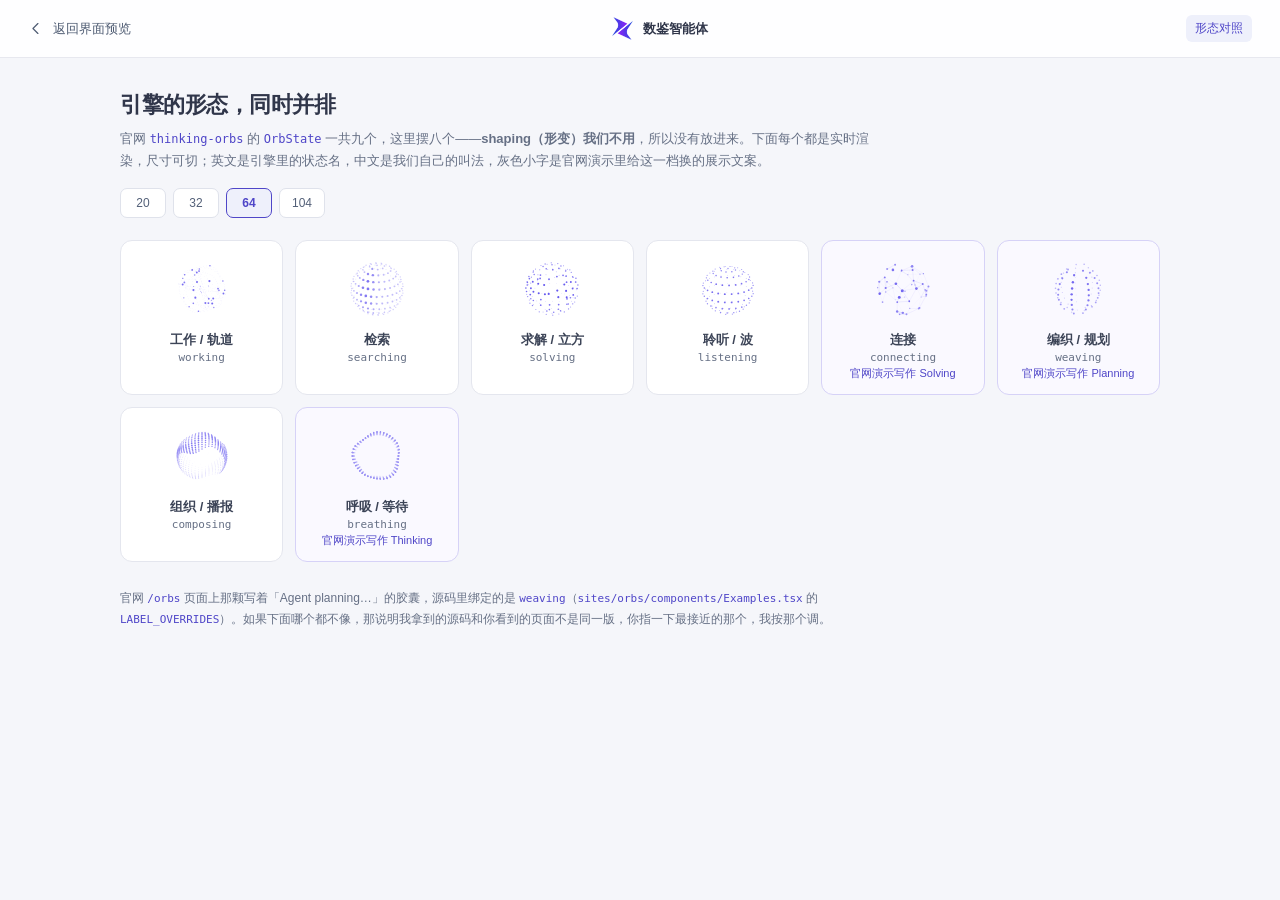
<file: shujian-agent-preview/compare.html>
<!doctype html>
<html lang="zh-CN">
<head>
  <meta charset="utf-8">
  <meta name="viewport" content="width=device-width, initial-scale=1">
  <meta name="theme-color" content="#f5f6fa">
  <title>形态对照 · 数鉴智能体预览</title>
  <link rel="stylesheet" href="tools-preview.css?v=orbs-1">
  <link rel="stylesheet" href="compare-preview.css?v=orbs-1">
</head>
<body>
  <header class="tools-topbar">
    <a class="back-link" href="index.html" aria-label="返回界面预览">
      <svg viewBox="0 0 24 24" aria-hidden="true"><path d="m14 5-7 7 7 7"/></svg>
      <span>返回界面预览</span>
    </a>
    <div class="brand"><img src="assets/logo.png" alt="" width="25" height="25"><span>数鉴智能体</span></div>
    <span class="preview-tag">形态对照</span>
  </header>

  <main class="compare-main">
    <section class="compare-intro">
      <h1>引擎的形态，同时并排</h1>
      <p>官网 <code>thinking-orbs</code> 的 <code>OrbState</code> 一共九个，这里摆八个——<strong>shaping（形变）我们不用</strong>，所以没有放进来。下面每个都是实时渲染，尺寸可切；英文是引擎里的状态名，中文是我们自己的叫法，灰色小字是官网演示里给这一档换的展示文案。</p>
      <div class="compare-sizes" role="group" aria-label="切换尺寸">
        <button type="button" data-compare-size="20">20</button>
        <button type="button" data-compare-size="32">32</button>
        <button type="button" data-compare-size="64" aria-pressed="true">64</button>
        <button type="button" data-compare-size="104">104</button>
      </div>
    </section>

    <div class="compare-grid" id="compareGrid"></div>

    <p class="compare-foot">官网 <code>/orbs</code> 页面上那颗写着「Agent planning…」的胶囊，源码里绑定的是 <code>weaving</code>（<code>sites/orbs/components/Examples.tsx</code> 的 <code>LABEL_OVERRIDES</code>）。如果下面哪个都不像，那说明我拿到的源码和你看到的页面不是同一版，你指一下最接近的那个，我按那个调。</p>
  </main>

  <script type="module" src="orb-runtime/compare-page.js?v=orbs-1"></script>
</body>
</html>
</file>
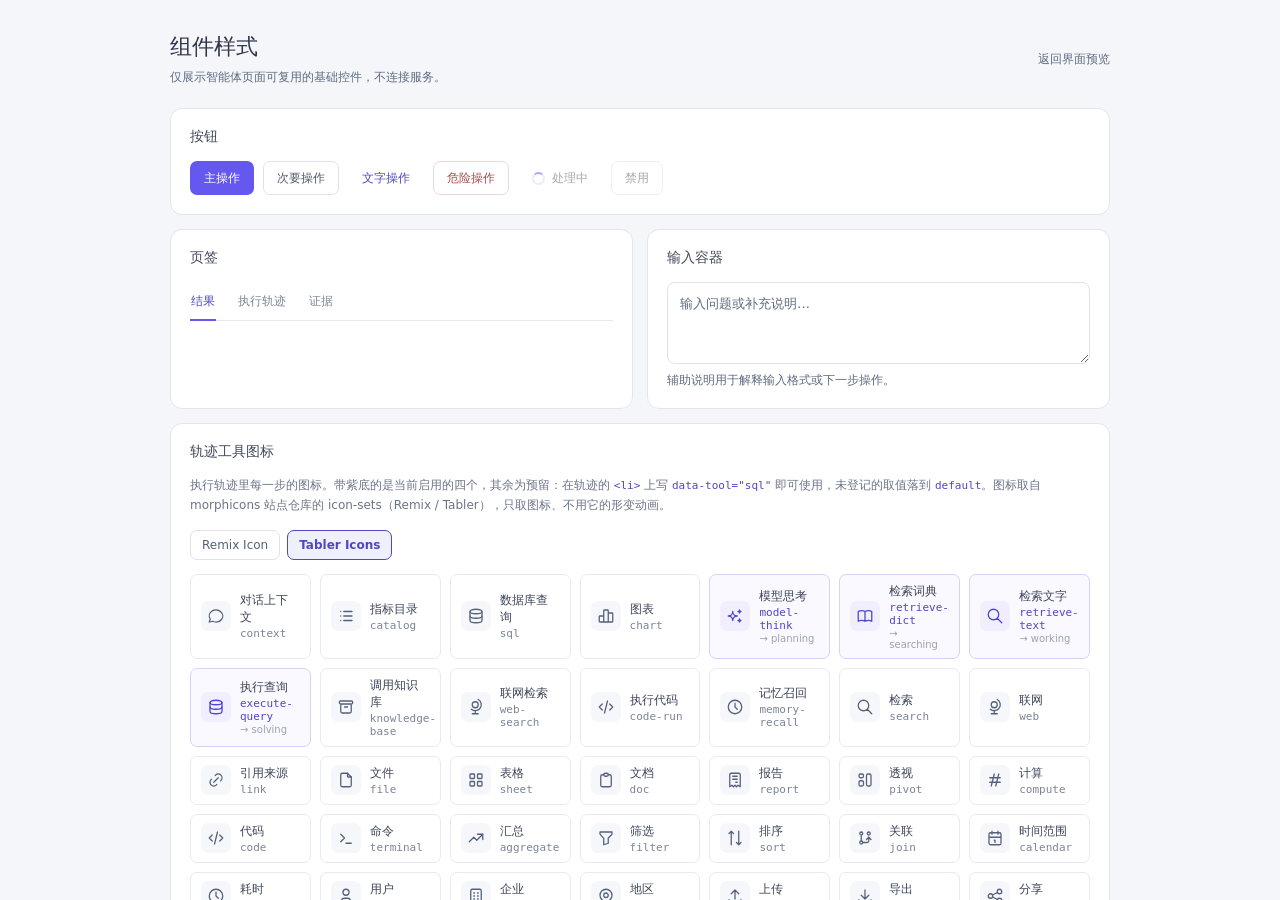
<file: shujian-agent-preview/components.html>
<!doctype html>
<html lang="zh-CN">
<head>
  <meta charset="utf-8">
  <meta name="viewport" content="width=device-width, initial-scale=1">
  <meta name="theme-color" content="#f5f6fa">
  <title>组件样式 · 数鉴智能体预览</title>
  <link rel="stylesheet" href="agent-polish-preview.css?v=orbs-1">
</head>
<body>
  <main class="component-page">
    <div class="component-shell">
      <header class="component-header">
        <div>
          <h1>组件样式</h1>
          <p>仅展示智能体页面可复用的基础控件，不连接服务。</p>
        </div>
        <a href="index.html">返回界面预览</a>
      </header>
      <div class="component-grid">
        <section class="component-card component-card--wide">
          <h2>按钮</h2>
          <div class="component-row">
            <button class="sample-button sample-button--primary" type="button" data-component-toast="主操作按钮">主操作</button>
            <button class="sample-button sample-button--secondary" type="button" data-component-toast="次要操作按钮">次要操作</button>
            <button class="sample-button sample-button--text" type="button" data-component-toast="文字按钮">文字操作</button>
            <button class="sample-button sample-button--danger" type="button" data-component-toast="危险操作按钮">危险操作</button>
            <button class="sample-button sample-button--loading" type="button" disabled><span class="sample-spinner" aria-hidden="true"></span>处理中</button>
            <button class="sample-button sample-button--secondary" type="button" disabled>禁用</button>
          </div>
        </section>
        <section class="component-card">
          <h2>页签</h2>
          <div class="sample-tabs" role="tablist" aria-label="组件样式页签">
            <button type="button" role="tab" aria-selected="true">结果</button>
            <button type="button" role="tab" aria-selected="false">执行轨迹</button>
            <button type="button" role="tab" aria-selected="false">证据</button>
          </div>
        </section>
        <section class="component-card">
          <h2>输入容器</h2>
          <label class="sr-only" for="sampleInput">示例输入框</label>
          <textarea class="sample-input" id="sampleInput" placeholder="输入问题或补充说明…"></textarea>
          <p class="sample-help">辅助说明用于解释输入格式或下一步操作。</p>
        </section>
        <section class="component-card component-card--wide">
          <h2>轨迹工具图标</h2>
          <p class="component-note">执行轨迹里每一步的图标。带紫底的是当前启用的四个，其余为预留：在轨迹的 <code>&lt;li&gt;</code> 上写 <code>data-tool="sql"</code> 即可使用，未登记的取值落到 <code>default</code>。图标取自 morphicons 站点仓库的 icon-sets（Remix / Tabler），只取图标、不用它的形变动画。</p>
          <div class="icon-set-bar" id="iconSetBar" role="group" aria-label="切换图标集"></div>
          <div class="icon-catalog" id="iconCatalog"></div>
        </section>
      </div>
    </div>
  </main>
  <div class="toast" id="componentToast" role="status" aria-live="polite"></div>
  <script src="trace-tool-icons.js"></script>
  <script>
    (function () {
      const toast = document.getElementById('componentToast');
      let timer = 0;
      document.querySelectorAll('[data-component-toast]').forEach((button) => {
        button.addEventListener('click', () => {
          toast.textContent = button.dataset.componentToast + '（本地样式预览）';
          toast.classList.add('is-visible');
          window.clearTimeout(timer);
          timer = window.setTimeout(() => toast.classList.remove('is-visible'), 1800);
        });
      });
      document.querySelectorAll('.sample-tabs [role="tab"]').forEach((tab) => {
        tab.addEventListener('click', () => {
          document.querySelectorAll('.sample-tabs [role="tab"]').forEach((item) => item.setAttribute('aria-selected', String(item === tab)));
        });
      });

      // 图标目录：把 trace-tool-icons.js 里登记的多套图标列出来，标出哪些在用、哪些是预留。
      // 切换的那一套记进 localStorage，界面预览页读同一个键，两边保持一致。
      const catalog = document.getElementById('iconCatalog');
      const setBar = document.getElementById('iconSetBar');
      const sets = window.TRACE_TOOL_SETS || {};
      const labels = window.TRACE_TOOL_LABELS || {};
      const used = window.TRACE_TOOL_USED || [];
      const setIds = Object.keys(sets);

      if (catalog && setIds.length) {
        let active = window.TRACE_TOOL_ACTIVE || setIds[0];
        try {
          const saved = window.localStorage.getItem('traceIconSet');
          if (saved && sets[saved]) active = saved;
        } catch (error) { /* localStorage 不可用时用默认值 */ }

        const renderGlyph = (value, set) => {
          if (value && typeof value === 'object' && value.file) {
            return '<span class="icon-mask" style="--icon-src:url(&quot;' + value.file + '&quot;)"></span>';
          }
          return '<svg viewBox="' + (set.viewBox || '0 0 24 24') + '" data-style="' + (set.style || 'stroke') + '" aria-hidden="true">' + String(value) + '</svg>';
        };

        const renderCatalog = () => {
          const set = sets[active];
          catalog.innerHTML = '';
          Object.keys(set.icons).forEach((key) => {
            const item = document.createElement('div');
            item.className = 'icon-catalog__item' + (used.indexOf(key) === -1 ? '' : ' is-used');
            const orb = typeof window.traceToolOrb === 'function' ? window.traceToolOrb(key) : '';
            const orbLabel = orb && typeof window.traceToolOrbLabel === 'function' ? window.traceToolOrbLabel(orb) : orb;
            item.innerHTML =
              '<span class="icon-catalog__glyph">' + renderGlyph(set.icons[key], set) + '</span>' +
              '<span class="icon-catalog__meta"><strong>' + (labels[key] || key) + '</strong><code>' + key + '</code>' +
              (orb && used.indexOf(key) !== -1 ? '<em class="icon-catalog__orb">→ ' + orbLabel + '</em>' : '') +
              '</span>';
            catalog.appendChild(item);
          });
          if (setBar) {
            setBar.querySelectorAll('[data-icon-set]').forEach((button) => {
              button.setAttribute('aria-pressed', String(button.dataset.iconSet === active));
            });
          }
        };

        if (setBar) {
          setBar.innerHTML = setIds.map((id) =>
            '<button type="button" data-icon-set="' + id + '" aria-pressed="false">' + sets[id].label + '</button>'
          ).join('');
          setBar.querySelectorAll('[data-icon-set]').forEach((button) => {
            button.addEventListener('click', () => {
              active = button.dataset.iconSet;
              try { window.localStorage.setItem('traceIconSet', active); } catch (error) { /* 忽略 */ }
              renderCatalog();
            });
          });
        }

        renderCatalog();
      }
    })();
  </script>
</body>
</html>
</file>
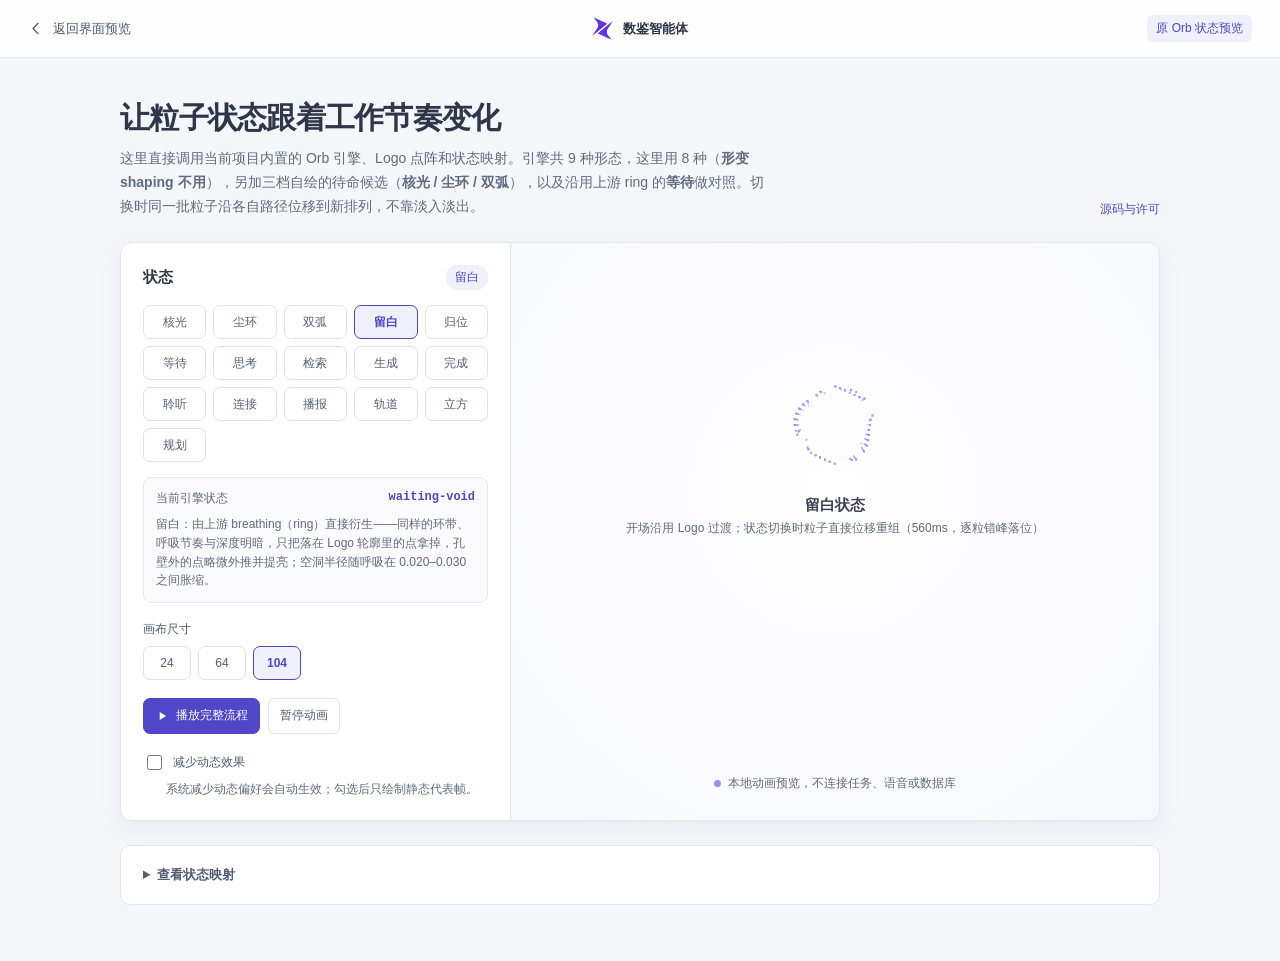
<file: shujian-agent-preview/orbs.html>
<!doctype html>
<html lang="zh-CN">
<head>
  <meta charset="utf-8">
  <meta name="viewport" content="width=device-width, initial-scale=1">
  <meta name="theme-color" content="#f5f6fa">
  <title>数鉴智能体 · 粒子状态预览</title>
  <link rel="stylesheet" href="orbs-preview.css?v=orbs-1">
</head>
<body>
  <header class="orbs-topbar">
    <a class="back-link" href="index.html" aria-label="返回界面预览">
      <svg viewBox="0 0 24 24" aria-hidden="true"><path d="m14 5-7 7 7 7"/></svg>
      <span>返回界面预览</span>
    </a>
    <div class="brand"><img src="assets/logo.png" alt="" width="25" height="25"><span>数鉴智能体</span></div>
    <span class="preview-tag">原 Orb 状态预览</span>
  </header>

  <main class="orbs-main">
    <section class="intro">
      <div>
        <h1>让粒子状态跟着工作节奏变化</h1>
        <p class="intro-copy">这里直接调用当前项目内置的 Orb 引擎、Logo 点阵和状态映射。引擎共 9 种形态，这里用 8 种（<strong>形变 shaping 不用</strong>），另加三档自绘的待命候选（<strong>核光 / 尘环 / 双弧</strong>），以及沿用上游 ring 的<strong>等待</strong>做对照。切换时同一批粒子沿各自路径位移到新排列，不靠淡入淡出。</p>
      </div>
      <a class="source-link" href="orb-runtime/ORIGIN.md">源码与许可</a>
    </section>

    <section class="demo-layout" aria-label="粒子状态控件">
      <div class="control-panel">
        <div class="panel-heading">
          <h2>状态</h2>
          <span id="stateLabel" class="state-chip">留白</span>
        </div>
        <div class="state-grid" role="group" aria-label="选择粒子状态">
          <button type="button" data-state="waiting-a" aria-pressed="false">核光</button>
          <button type="button" data-state="waiting-b" aria-pressed="false">尘环</button>
          <button type="button" data-state="waiting-c" aria-pressed="false">双弧</button>
          <button type="button" data-state="waiting-void" aria-pressed="true">留白</button>
          <button type="button" data-state="waiting-logo" aria-pressed="false">归位</button>
          <button type="button" data-state="idle" aria-pressed="false">等待</button>
          <button type="button" data-state="thinking" aria-pressed="false">思考</button>
          <button type="button" data-state="searching" aria-pressed="false">检索</button>
          <button type="button" data-state="generating" aria-pressed="false">生成</button>
          <button type="button" data-state="complete" aria-pressed="false">完成</button>
          <button type="button" data-state="listening" aria-pressed="false">聆听</button>
          <button type="button" data-state="connecting" aria-pressed="false">连接</button>
          <button type="button" data-state="composing" aria-pressed="false">播报</button>
          <button type="button" data-state="working" aria-pressed="false">轨道</button>
          <button type="button" data-state="solving" aria-pressed="false">立方</button>
          <button type="button" data-state="weaving" aria-pressed="false">规划</button>
        </div>
        <div class="mapping-card">
          <span>当前引擎状态</span>
          <strong id="engineState">waiting-void</strong>
          <p id="stateDescription">留白：由上游 breathing（ring）直接衍生——同样的环带与呼吸，只把落在 Logo 轮廓里的点拿掉；中间的空洞就是 Logo。</p>
        </div>

        <div class="control-section">
          <div class="control-label">画布尺寸</div>
          <div class="size-options" role="group" aria-label="选择画布尺寸">
            <button type="button" data-size="24" aria-pressed="false">24</button>
            <button type="button" data-size="64" aria-pressed="false">64</button>
            <button type="button" data-size="104" aria-pressed="true">104</button>
          </div>
        </div>

        <div class="control-section flow-section">
          <button type="button" class="flow-button" id="flowButton" aria-pressed="false">
            <svg viewBox="0 0 24 24" aria-hidden="true"><path d="m8 5 11 7-11 7z"/></svg>
            <span>播放完整流程</span>
          </button>
          <button type="button" class="pause-button" id="pauseButton" aria-pressed="false">暂停动画</button>
        </div>

        <label class="reduce-motion-control">
          <input type="checkbox" id="reduceMotion">
          <span>减少动态效果</span>
        </label>
        <p class="motion-note" id="motionNote">系统减少动态偏好会自动生效；勾选后只绘制静态代表帧。</p>
      </div>

      <div class="orb-stage" id="orbStage">
        <div class="orb-stage-inner">
          <canvas id="orbCanvas" width="104" height="104" role="img" aria-label="留白等待态粒子动画"></canvas>
          <div class="orb-caption">
            <strong id="orbCaption">留白</strong>
            <span>开场沿用 Logo 过渡；状态切换时粒子直接位移重组（560ms，逐粒错峰落位）</span>
          </div>
        </div>
        <div class="stage-footer">
          <span class="live-dot" aria-hidden="true"></span>
          <span>本地动画预览，不连接任务、语音或数据库</span>
        </div>
      </div>
    </section>

    <details class="mapping-list">
      <summary>查看状态映射</summary>
      <div class="mapping-content" aria-label="状态映射说明">
        <h2>状态映射</h2>
      <div class="mapping-row"><span>核光（待命 A）</span><code>waiting-a</code><span>中心密、边缘疏的点云，亮度与大小向外衰减，整体 6% 慢呼吸</span></div>
      <div class="mapping-row"><span>尘环（待命 B）</span><code>waiting-b</code><span>3/4 俯角细管尘环，绕竖轴约 21 秒一圈，靠深度明暗区分前后</span></div>
      <div class="mapping-row"><span>双弧（待命 C）</span><code>waiting-c</code><span>两个反向旋转的椭圆点弧，交点随时间移动</span></div>
      <div class="mapping-row"><span>留白（推荐）</span><code>waiting-void</code><span>由 breathing（ring）衍生：同一套环带与呼吸，只把落在 Logo 轮廓里的点挖掉，空洞即 Logo</span></div>
      <div class="mapping-row"><span>归位</span><code>waiting-logo</code><span>中间留空，每 9.2 秒粒子聚成 Logo 轮廓：静候 4s → 归位 1.2s → 停留 2.2s → 散开 1.2s</span></div>
      <div class="mapping-row"><span>等待（对照）</span><code>idle → breathing</code><span>沿用上游 ring 形态</span></div>
      <div class="mapping-row"><span>思考 / 生成</span><code>thinking / generating → composing</code><span>组织与连续流动</span></div>
      <div class="mapping-row"><span>检索</span><code>searching → searching</code><span>球体检索形态（globe）</span></div>
      <div class="mapping-row"><span>完成</span><code>complete → breathing</code><span>低速收束并触发一次完成脉冲</span></div>
      <div class="mapping-row"><span>聆听</span><code>listening → wave</code><span>上游 Waving 波纹形态</span></div>
      <div class="mapping-row"><span>连接 / 播报</span><code>connecting → web</code><span>节点与连线；播报复用 ribbon</span></div>
      <div class="mapping-row"><span>轨道</span><code>working → orbits</code><span>上游原生形态：多轨道绕转</span></div>
      <div class="mapping-row"><span>立方</span><code>solving → rubik</code><span>上游原生形态：立方体面旋转</span></div>
      <div class="mapping-row"><span>规划（planning）</span><code>weaving → braid</code><span>双股交错编织；官网的 Agent 演示把这档写作 planning</span></div>
      </div>
    </details>
  </main>
  <script type="module" src="orb-runtime/orbs-page.js?v=orbs-1"></script>
</body>
</html>
</file>
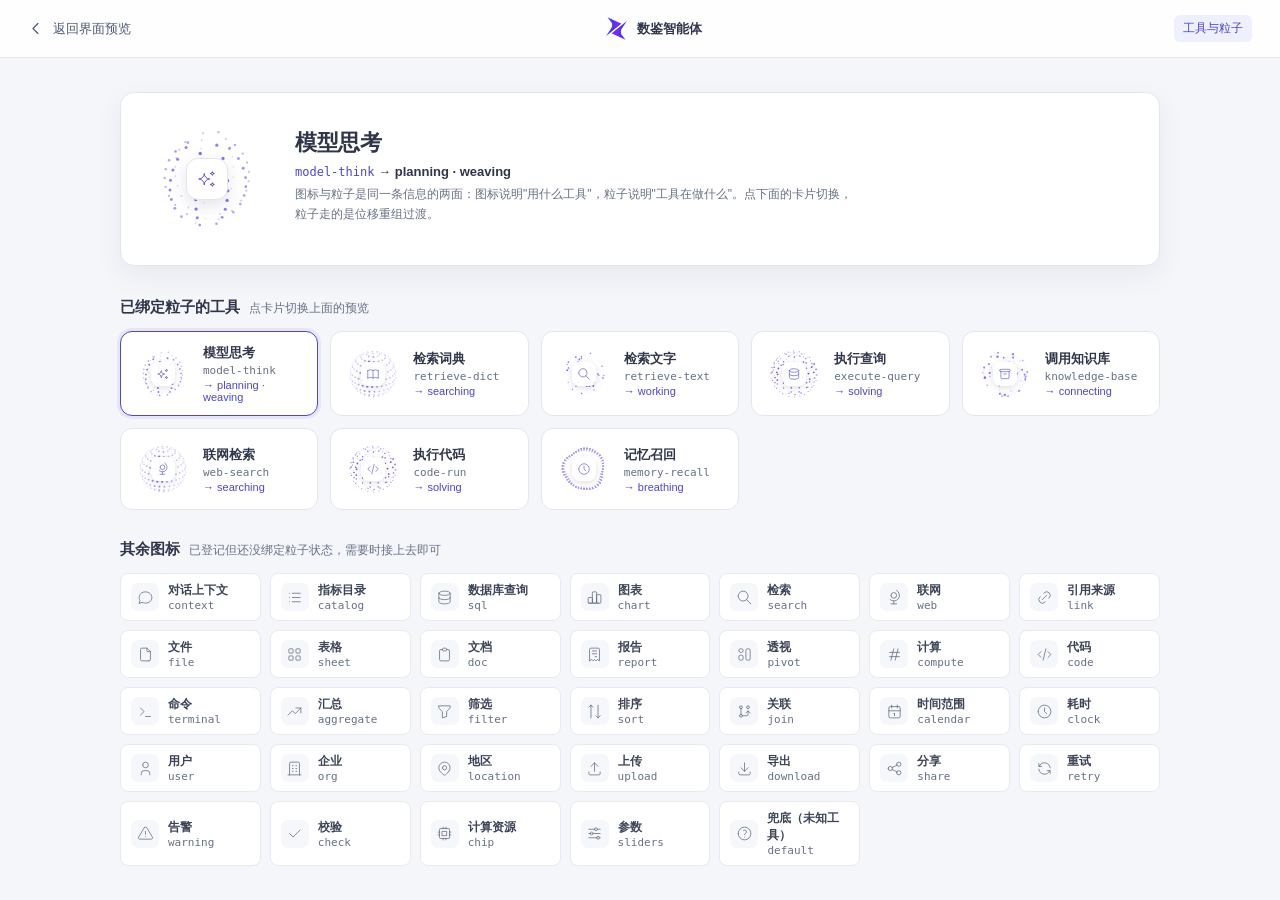
<file: shujian-agent-preview/tools.html>
<!doctype html>
<html lang="zh-CN">
<head>
  <meta charset="utf-8">
  <meta name="viewport" content="width=device-width, initial-scale=1">
  <meta name="theme-color" content="#f5f6fa">
  <title>工具与粒子 · 数鉴智能体预览</title>
  <link rel="stylesheet" href="tools-preview.css?v=orbs-1">
</head>
<body>
  <header class="tools-topbar">
    <a class="back-link" href="index.html" aria-label="返回界面预览">
      <svg viewBox="0 0 24 24" aria-hidden="true"><path d="m14 5-7 7 7 7"/></svg>
      <span>返回界面预览</span>
    </a>
    <div class="brand"><img src="assets/logo.png" alt="" width="25" height="25"><span>数鉴智能体</span></div>
    <span class="preview-tag">工具与粒子</span>
  </header>

  <main class="tools-main">
    <section class="tools-hero" aria-label="当前工具预览">
      <div class="hero-orb">
        <canvas id="heroOrb" width="120" height="120" aria-hidden="true"></canvas>
        <span class="hero-icon" id="heroIcon" aria-hidden="true"></span>
      </div>
      <div class="hero-meta">
        <h1 id="heroName">模型思考</h1>
        <p><code id="heroKey">model-think</code> <strong>→ <span id="heroState">planning</span></strong></p>
        <p class="hero-note">图标与粒子是同一条信息的两面：图标说明"用什么工具"，粒子说明"工具在做什么"。点下面的卡片切换，粒子走的是位移重组过渡。</p>
      </div>
    </section>

    <section class="tools-section" aria-labelledby="boundTitle">
      <h2 id="boundTitle">已绑定粒子的工具<span>点卡片切换上面的预览</span></h2>
      <div class="tool-grid" id="boundGrid"></div>
    </section>

    <section class="tools-section" aria-labelledby="freeTitle">
      <h2 id="freeTitle">其余图标<span>已登记但还没绑定粒子状态，需要时接上去即可</span></h2>
      <div class="chip-grid" id="freeGrid"></div>
    </section>
  </main>

  <script src="trace-tool-icons.js"></script>
  <script type="module" src="orb-runtime/tools-page.js?v=orbs-1"></script>
</body>
</html>
</file>
<file: shujian-agent-preview/agent-polish-preview.css>
:root {
  color-scheme: light;
  --brand: #6558ef;
  --brand-strong: #4f46c8;
  --brand-light: #8a6ff5;
  --brand-soft: #eef0fb;
  --brand-soft-2: #f6f5ff;
  --ink: #20263a;
  --ink-soft: #384156;
  --muted: #697386;
  --subtle: #8b93a3;
  --line: #e6e8ef;
  --line-soft: #eff0f5;
  --canvas: #f5f6fa;
  --surface: #fff;
  --success: #39836b;
  --success-soft: #edf6f2;
  --radius-panel: 12px;
  --font-ui: "Microsoft YaHei UI", "PingFang SC", "Noto Sans CJK SC", system-ui, -apple-system, BlinkMacSystemFont, "Segoe UI", sans-serif;
  font-family: var(--font-ui);
  color: var(--ink);
  background: var(--canvas);
  font-synthesis: none;
  text-rendering: optimizeLegibility;
}
* { box-sizing: border-box; }
html, body { width: 100%; min-width: 320px; height: 100%; margin: 0; }
body { overflow: hidden; background: var(--canvas); font-size: 13px; }
button, input, textarea { font: inherit; }
button { color: inherit; }
button:focus-visible, input:focus-visible, textarea:focus-visible {
  outline: 2px solid var(--brand-light);
  outline-offset: 2px;
}
button:disabled { cursor: not-allowed; opacity: .52; }
[hidden] { display: none !important; }
svg { display: block; width: 18px; height: 18px; fill: none; stroke: currentColor; stroke-width: 1.7; stroke-linecap: round; stroke-linejoin: round; }
.preview-bar {
  height: 42px;
  display: flex;
  align-items: center;
  gap: 14px;
  padding: 0 18px;
  border-bottom: 1px solid #e9eaf0;
  background: #fbfbfd;
  color: var(--muted);
}
.preview-label { display: flex; align-items: center; gap: 8px; font-size: 11px; letter-spacing: .01em; }
.preview-mark { width: 7px; height: 7px; border-radius: 50%; background: var(--brand); }
.preview-switch {
  display: inline-flex;
  align-items: center;
  padding: 3px;
  border: 1px solid #e4e5ec;
  border-radius: 8px;
  background: #f1f2f6;
}
.preview-switch button {
  min-height: 27px;
  padding: 0 11px;
  border: 0;
  border-radius: 6px;
  background: transparent;
  color: #697184;
  font-size: 11px;
  cursor: pointer;
  transition: background .16s ease, color .16s ease;
}
.preview-switch button[aria-pressed="true"] {
  background: #fff;
  color: var(--brand-strong);
  box-shadow: 0 1px 2px rgba(32, 38, 58, .08);
}
.preview-note { margin-left: auto; font-size: 11px; color: #81899a; }
.app-shell {
  display: grid;
  grid-template-columns: 216px minmax(0, 1fr);
  width: 100%;
  height: calc(100% - 42px);
  min-height: 0;
  background: var(--canvas);
  transition: grid-template-columns .22s ease;
}
.sidebar {
  display: flex;
  min-width: 0;
  min-height: 0;
  flex-direction: column;
  padding: 19px 13px 13px;
  border-right: 1px solid var(--line);
  background: #fff;
  transition: padding .2s ease;
}
.brand-row { display: flex; align-items: center; gap: 10px; min-height: 40px; padding: 0 5px; }
.brand-logo { display: block; flex: 0 0 auto; object-fit: contain; }
.brand-copy { display: flex; min-width: 0; flex-direction: column; gap: 2px; }
.brand-copy strong { color: #282d40; font-size: 14px; font-weight: 650; letter-spacing: -.015em; }
.brand-copy span { color: var(--subtle); font-size: 10px; }
.new-chat-button {
  display: flex;
  align-items: center;
  justify-content: center;
  gap: 8px;
  min-height: 39px;
  margin: 22px 1px 22px;
  border: 0;
  border-radius: 8px;
  background: var(--brand);
  color: #fff;
  font-size: 12px;
  font-weight: 600;
  cursor: pointer;
  transition: background .16s ease, transform .16s ease;
}
.new-chat-button:hover { background: var(--brand-strong); }
.new-chat-button:active { transform: translateY(1px); }
.new-chat-button svg { width: 16px; height: 16px; }
.history-heading {
  display: flex;
  align-items: center;
  justify-content: space-between;
  min-height: 28px;
  padding: 0 5px 7px;
  color: #616a7c;
  font-size: 11px;
  font-weight: 650;
  letter-spacing: .02em;
}
.icon-button {
  display: inline-grid;
  place-items: center;
  flex: 0 0 auto;
  width: 31px;
  height: 31px;
  padding: 0;
  border: 1px solid transparent;
  border-radius: 7px;
  background: transparent;
  color: #7d8595;
  cursor: pointer;
  transition: color .15s ease, border-color .15s ease, background .15s ease;
}
.icon-button:hover { border-color: #e7e7f0; background: #f7f7fb; color: var(--brand-strong); }
.icon-button svg { width: 17px; height: 17px; }
.sidebar-collapse { width: 26px; height: 26px; }
.sidebar-collapse svg { width: 15px; height: 15px; }
.history-search {
  display: flex;
  align-items: center;
  gap: 7px;
  min-height: 34px;
  margin: 4px 1px 16px;
  padding: 0 9px;
  border: 1px solid #e9eaf0;
  border-radius: 7px;
  background: #fbfbfd;
  color: #949bad;
}
.history-search svg { width: 15px; height: 15px; }
.history-search input { width: 100%; min-width: 0; padding: 0; border: 0; outline: 0; background: transparent; color: var(--ink); font-size: 11px; }
.history-search input::placeholder { color: #a1a7b4; }
.history-search kbd { padding: 2px 4px; border: 1px solid #e7e8ed; border-radius: 4px; color: #999fad; font: 9px var(--font-ui); white-space: nowrap; }
.history-list { min-height: 0; flex: 1 1 auto; overflow: auto; scrollbar-color: #d8dbe5 transparent; scrollbar-width: thin; }
.history-group-label { padding: 0 7px 7px; color: #9aa0ad; font-size: 10px; font-weight: 600; }
.history-group-label--spaced { margin-top: 20px; }
.history-item {
  display: grid;
  grid-template-columns: 8px minmax(0, 1fr) auto;
  align-items: start;
  gap: 8px;
  width: 100%;
  min-height: 54px;
  margin: 0 0 3px;
  padding: 9px 7px;
  border: 0;
  border-radius: 7px;
  background: transparent;
  text-align: left;
  cursor: pointer;
  transition: background .14s ease;
}
.history-item:hover { background: #f7f7fa; }
.history-item.is-active { background: #f1f0ff; }
.history-dot { width: 6px; height: 6px; margin-top: 4px; border-radius: 50%; background: var(--brand); }
.history-dot.is-muted { background: #c9cdd7; }
.history-text { display: flex; min-width: 0; flex-direction: column; gap: 4px; }
.history-text strong { overflow: hidden; color: #353b4e; font-size: 11px; font-weight: 560; line-height: 1.35; text-overflow: ellipsis; white-space: nowrap; }
.history-item.is-active .history-text strong { color: #423b9f; font-weight: 650; }
.history-text small { overflow: hidden; color: #9299a7; font-size: 10px; text-overflow: ellipsis; white-space: nowrap; }
.history-item time { padding-top: 1px; color: #a0a6b2; font-size: 9px; white-space: nowrap; }
.sidebar-footer { padding: 10px 2px 0; border-top: 1px solid var(--line-soft); }
.demo-source { display: flex; align-items: center; gap: 7px; padding: 5px 5px 11px; color: #656e80; font-size: 10px; }
.source-indicator { width: 7px; height: 7px; border-radius: 50%; background: #9a8ff3; }
.source-state { margin-left: auto; color: #979dac; font-size: 9px; }
.profile-button { display: flex; align-items: center; gap: 8px; width: 100%; padding: 6px 4px; border: 0; border-radius: 7px; background: transparent; text-align: left; cursor: pointer; }
.profile-button:hover { background: #f7f7fa; }
.profile-avatar { display: grid; place-items: center; width: 29px; height: 29px; border-radius: 50%; background: #f0efff; color: var(--brand-strong); font-size: 12px; font-weight: 650; }
.profile-copy { display: flex; min-width: 0; flex: 1; flex-direction: column; gap: 2px; }
.profile-copy strong { color: #4b5365; font-size: 10px; font-weight: 600; }
.profile-copy small { color: #9aa0ac; font-size: 9px; }
.profile-button > svg { width: 15px; height: 15px; color: #969cab; }

.main-area { display: grid; grid-template-rows: 66px minmax(0, 1fr); min-width: 0; min-height: 0; }
.topbar { display: flex; align-items: center; justify-content: space-between; gap: 14px; min-width: 0; padding: 0 22px; }
.topbar-title { display: flex; align-items: center; gap: 8px; min-width: 0; }
.topbar-logo { object-fit: contain; }
.topbar-brand { color: #282d40; font-size: 14px; font-weight: 650; white-space: nowrap; }
.breadcrumb-dot { color: #c1c5cf; font-size: 17px; }
.current-conversation { overflow: hidden; color: #697286; font-size: 12px; text-overflow: ellipsis; white-space: nowrap; }
.topbar-actions { display: flex; align-items: center; gap: 10px; flex: 0 0 auto; }
.environment-label { display: inline-flex; align-items: center; gap: 6px; padding: 5px 9px; border: 1px solid #e7e8ee; border-radius: 6px; background: #fff; color: #777f90; font-size: 10px; }
.environment-label > span { width: 6px; height: 6px; border-radius: 50%; background: #9a8ff3; }
.help-button { width: 29px; height: 29px; }

.workspace {
  display: grid;
  grid-template-columns: minmax(510px, 1.08fr) minmax(430px, .92fr);
  gap: 14px;
  min-width: 0;
  min-height: 0;
  padding: 0 22px 19px;
}
.surface { min-width: 0; min-height: 0; overflow: hidden; border: 1px solid #e3e5ed; border-radius: var(--radius-panel); background: var(--surface); }
.conversation-panel { display: flex; flex-direction: column; }
.panel-heading { display: flex; align-items: center; justify-content: space-between; gap: 12px; min-height: 63px; padding: 13px 20px 11px; }
.conversation-heading { border-bottom: 1px solid var(--line-soft); }
.eyebrow { margin: 0 0 3px; color: #a0a5b1; font-size: 9px; font-weight: 650; letter-spacing: .08em; text-transform: uppercase; }
.panel-heading h1, .panel-heading h2 { margin: 0; color: #30364a; font-size: 14px; font-weight: 650; line-height: 1.35; }
/* 运行状态条：贴着输入框，也就是用户刚敲完字、视线还没离开的位置。
   这里只回答两件事——"在做什么"（动词短语）和"是不是卡死了"（计时），
   进度本身由右侧执行轨迹呈现，不重复画一遍。 */
.run-strip { display: flex; align-items: center; gap: 10px; margin: 0 20px 8px; padding: 8px 12px; border: 1px solid #e0e2eb; border-radius: 10px; background: #fbfbfe; color: #4f5a6e; }
.run-strip-lead { display: inline-flex; align-items: center; gap: 7px; flex: 0 0 auto; }
/* 粒子是这段动画的主角，20px 只有十几个点、细节全糊掉；40px 才看得出形态。 */
.run-strip-lead canvas { display: block; width: 40px; height: 40px; }
.run-strip-icon { display: inline-flex; align-items: center; color: var(--brand-strong); }
.run-strip-icon svg, .run-strip-icon .icon-mask { width: 17px; height: 17px; }
.run-strip-icon svg[data-style="fill"] { stroke: none; }
.run-strip-text { min-width: 0; overflow: hidden; font-size: 13px; text-overflow: ellipsis; white-space: nowrap; }
.run-strip-meta { display: inline-flex; align-items: center; gap: 10px; margin-left: auto; flex: 0 0 auto; color: #667085; font-size: 12px; font-variant-numeric: tabular-nums; white-space: nowrap; }
.run-strip-stop { flex: 0 0 auto; min-height: 26px; padding: 0 9px; border: 1px solid #dfe2eb; border-radius: 6px; background: #fff; color: #536078; font-size: 12px; cursor: pointer; }
.run-strip-stop:hover { border-color: #c9c4f5; color: var(--brand-strong); }
.completion-status { display: inline-flex; align-items: center; gap: 6px; color: #828a99; font-size: 10px; white-space: nowrap; }
/* 状态位 = [粒子][工具图标] 文案。图标随工具切换，所以尺寸要跟 12px 文字同一视觉量级。 */
.completion-tool { display: inline-flex; align-items: center; }
.completion-tool svg, .completion-tool .icon-mask { width: 15px; height: 15px; }
.completion-tool svg[data-style="fill"] { stroke: none; }
.completion-text { font-variant-numeric: tabular-nums; }
.chat-body { min-height: 0; flex: 1 1 auto; overflow: auto; padding: 18px 20px 14px; scrollbar-color: #d9dce5 transparent; scrollbar-width: thin; }
.demo-notice { display: flex; align-items: center; gap: 8px; width: fit-content; max-width: 100%; margin: 0 0 22px; padding: 7px 10px; border: 1px solid #e8e7f5; border-radius: 6px; background: #fafaff; color: #7d8293; font-size: 10px; line-height: 1.5; }
.demo-notice svg { flex: 0 0 auto; width: 14px; height: 14px; color: #8178d8; }
.demo-notice strong { color: #5d58a6; font-weight: 650; }
.message { display: flex; flex-direction: column; margin-bottom: 23px; }
.user-message { align-items: flex-end; }
.user-message-actions { margin-top: 5px; }
.user-bubble { max-width: min(82%, 570px); padding: 11px 14px; border: 1px solid #e6e7ee; border-radius: 10px 10px 3px 10px; background: #f7f8fb; color: #394154; font-size: 12px; line-height: 1.65; }
.assistant-message { padding-top: 2px; }
.assistant-answer { max-width: 700px; color: #495164; font-size: 12px; line-height: 1.78; }
.assistant-answer p { margin: 0 0 8px; }
.assistant-answer p:last-child { margin-bottom: 0; }
.assistant-answer strong { color: #393276; font-weight: 650; }
.answer-source { display: flex; align-items: center; gap: 6px; margin: 12px 0 8px; color: #9299a8; font-size: 9px; }
.answer-source svg { width: 13px; height: 13px; }
.message-actions { display: flex; align-items: center; gap: 4px; min-height: 29px; }
.message-actions button, .insight-actions button { display: inline-flex; align-items: center; gap: 5px; min-height: 27px; padding: 0 7px; border: 0; border-radius: 5px; background: transparent; color: #858d9b; font-size: 10px; cursor: pointer; transition: color .14s ease, background .14s ease; }
.message-actions button:hover, .insight-actions button:hover { background: #f5f4ff; color: var(--brand-strong); }
.message-actions svg, .insight-actions svg { width: 14px; height: 14px; }
.message-actions .result-jump { gap: 3px; margin-left: auto; color: var(--brand-strong); }
.message-actions .result-jump:hover { background: var(--brand-soft-2); }
.message-actions .result-jump svg { width: 13px; height: 13px; }
.composer { flex: 0 0 auto; margin: 0 20px 13px; padding: 10px 12px 7px; border: 1px solid #e0e2eb; border-radius: 10px; background: #fff; transition: border-color .16s ease, box-shadow .16s ease; }
.composer:focus-within { border-color: #bcb7f3; box-shadow: 0 0 0 3px rgba(101, 88, 239, .08); }
.composer-input-wrap { display: block; }
.composer textarea { display: block; width: 100%; min-height: 42px; max-height: 104px; resize: vertical; padding: 3px 2px 8px; border: 0; outline: 0; background: transparent; color: var(--ink); font-size: 12px; line-height: 1.55; }
.composer textarea::placeholder { color: #9aa1af; }
.composer textarea:focus-visible { outline: none; }
.composer-footer { display: flex; align-items: center; justify-content: space-between; gap: 10px; min-height: 34px; padding-top: 7px; border-top: 1px solid #f0f1f5; }
.composer-tools, .composer-actions { display: flex; align-items: center; gap: 8px; }
.composer-tools > span { color: #a1a7b3; font-size: 9px; }
.composer-tools > span i { display: inline-block; width: 2px; height: 2px; margin: 0 5px 2px; border-radius: 50%; background: #c5c9d2; }
.mic-button { width: 29px; height: 29px; border-color: #e8e9ef; color: #747d8e; }
.mic-button.is-recording { border-color: #d9d4ff; background: #f4f2ff; color: var(--brand-strong); }
.mic-button.is-recording svg { animation: mic-pulse 1.4s ease-in-out infinite; }
@keyframes mic-pulse { 50% { opacity: .45; } }
.send-button { display: inline-grid; place-items: center; width: 30px; height: 30px; padding: 0; border: 0; border-radius: 7px; background: var(--brand); color: #fff; cursor: pointer; transition: background .15s ease, transform .15s ease; }
.send-button:hover { background: var(--brand-strong); }
.send-button:active { transform: translateY(1px); }
.send-button svg { width: 16px; height: 16px; }
.composer-footnote { margin-top: 5px; padding: 0 2px; color: #a3a8b3; font-size: 9px; text-align: right; }
.welcome-state { min-height: 0; flex: 1 1 auto; overflow: auto; display: flex; align-items: center; justify-content: center; flex-direction: column; padding: 26px 25px 30px; text-align: center; }
.welcome-state > img { object-fit: contain; margin-bottom: 17px; }
.welcome-state h2 { margin: 0; color: #30364a; font-size: 20px; font-weight: 650; letter-spacing: -.02em; }
.welcome-state > p { margin: 10px 0 22px; color: #7f8797; font-size: 12px; line-height: 1.7; }
.suggestion-list { display: grid; grid-template-columns: 1fr; width: min(100%, 460px); gap: 8px; text-align: left; }
.suggestion-list button { display: grid; grid-template-columns: 76px minmax(0, 1fr) 18px; align-items: center; gap: 9px; min-height: 46px; padding: 8px 11px; border: 1px solid #e8e9ef; border-radius: 7px; background: #fff; cursor: pointer; transition: background .14s ease, border-color .14s ease; }
.suggestion-list button:hover { border-color: #d3d0f5; background: #fcfbff; }
.suggestion-list button span { color: #8d94a2; font-size: 9px; }
.suggestion-list button strong { overflow: hidden; color: #4c5364; font-size: 11px; font-weight: 550; text-overflow: ellipsis; white-space: nowrap; }
.suggestion-list button svg { width: 15px; height: 15px; color: #a0a6b3; }
.return-demo { margin-top: 18px; padding: 5px 8px; border: 0; background: transparent; color: var(--brand-strong); font-size: 10px; cursor: pointer; }
.return-demo:hover { text-decoration: underline; text-underline-offset: 3px; }

.result-panel { display: flex; flex-direction: column; }
.result-heading { min-height: 63px; }
.result-title-group { display: flex; align-items: center; gap: 10px; min-width: 0; }
.result-title-group > div { min-width: 0; }
.demo-badge { flex: 0 0 auto; padding: 3px 7px; border: 1px solid #e8e6f8; border-radius: 5px; background: #faf9ff; color: #7169b9; font-size: 9px; line-height: 1.2; }
.panel-more { width: 28px; height: 28px; }
.primary-tabs { display: flex; align-items: stretch; gap: 22px; min-height: 42px; padding: 0 20px; border-bottom: 1px solid var(--line); }
.primary-tabs button { position: relative; display: inline-flex; align-items: center; gap: 7px; padding: 0 2px; border: 0; background: transparent; color: #7d8594; font-size: 11px; cursor: pointer; }
.primary-tabs button svg { width: 15px; height: 15px; }
.primary-tabs button:hover { color: var(--brand-strong); }
.primary-tabs button.is-active { color: var(--brand-strong); font-weight: 650; }
.primary-tabs button.is-active::after { position: absolute; right: 0; bottom: -1px; left: 0; height: 2px; border-radius: 2px 2px 0 0; background: var(--brand); content: ""; }
.result-content { min-height: 0; flex: 1 1 auto; overflow: auto; padding: 0 20px 16px; scrollbar-color: #d9dce5 transparent; scrollbar-width: thin; }
.primary-panel { min-height: 100%; }
.metric-summary { position: relative; display: flex; align-items: center; gap: 25px; min-height: 92px; padding: 15px 0 13px; border-bottom: 1px solid var(--line-soft); }
.metric-item { display: flex; min-width: 0; flex-direction: column; gap: 4px; }
.metric-item > span { color: #838b99; font-size: 10px; }
.metric-item > strong { color: #32394b; font-size: 18px; font-weight: 650; letter-spacing: -.025em; line-height: 1.2; }
.metric-item > strong small { margin-left: 3px; color: #818999; font-size: 10px; font-weight: 450; letter-spacing: 0; }
.metric-item em { color: #8a91a0; font-size: 9px; font-style: normal; }
.metric-item em b { margin-left: 3px; color: #43836b; font-weight: 650; }
.metric-divider { width: 1px; height: 42px; background: var(--line); }
.metric-caption { align-self: flex-start; margin-left: auto; padding-top: 5px; color: #a0a6b2; font-size: 9px; white-space: nowrap; }
.result-view-tabs { display: flex; align-items: center; gap: 18px; min-height: 41px; border-bottom: 1px solid var(--line-soft); }
.result-view-tabs button { position: relative; height: 41px; padding: 0 1px; border: 0; background: transparent; color: #89909e; font-size: 10px; cursor: pointer; }
.result-view-tabs button:hover { color: var(--brand-strong); }
.result-view-tabs button.is-active { color: #4b43b5; font-weight: 650; }
.result-view-tabs button.is-active::after { position: absolute; right: 0; bottom: -1px; left: 0; height: 2px; background: #8075e9; content: ""; }
/* 选中下划线在切 tab 时从中间展开：给"当前在哪一页"一个动作回应，而不是直接跳变。 */
.primary-tabs button.is-active::after,
.result-view-tabs button.is-active::after { animation: tab-underline-in 180ms cubic-bezier(0.16, 1, 0.3, 1); }
@keyframes tab-underline-in {
  from { opacity: .35; transform: scaleX(.35); }
  to { opacity: 1; transform: scaleX(1); }
}
.result-view-panel { min-width: 0; }
.chart-heading { display: flex; align-items: center; justify-content: space-between; gap: 10px; padding: 14px 0 2px; }
.chart-heading > div { display: flex; flex-direction: column; gap: 3px; }
.chart-heading strong { color: #40475a; font-size: 11px; font-weight: 620; }
.chart-heading span { color: #959baa; font-size: 9px; }
.chart-menu { width: 25px; height: 25px; }
.chart-wrap { min-width: 0; padding-top: 3px; }
.comparison-chart { display: block; width: 100%; height: auto; max-height: 218px; overflow: visible; }
.chart-grid line { stroke: #eceef3; stroke-width: 1; }
.chart-baseline { stroke: #cfd3dd; stroke-width: 1.1; }
.chart-axis-labels, .bar-label { fill: #9ba1ae; font-family: var(--font-ui); font-size: 10px; }
.bar-label { font-size: 10px; }
.bar-value { fill: #575f72; font-family: var(--font-ui); font-size: 10px; font-weight: 600; }
.bar-q3 { fill: #c4bfff; }
.bar-q4 { fill: var(--brand); }
.chart-legend { display: flex; align-items: center; gap: 6px; margin: -2px 0 11px 7px; color: #808898; font-size: 9px; }
.legend-swatch { width: 8px; height: 8px; border-radius: 2px; background: var(--brand); }
.legend-meta { margin-left: auto; color: #a3a9b5; }
.insight-block { margin-top: 10px; padding: 12px 13px 11px; border: 1px solid #ebeaf3; border-radius: 8px; background: #fcfcfe; }
.insight-heading { display: flex; align-items: center; justify-content: space-between; gap: 10px; }
.insight-heading > div { display: flex; align-items: center; gap: 7px; }
.insight-icon { display: grid; place-items: center; width: 24px; height: 24px; border-radius: 6px; background: #f2f0ff; color: #746bc6; }
.insight-icon svg { width: 14px; height: 14px; }
.insight-heading h3 { margin: 0; color: #41485a; font-size: 11px; font-weight: 650; }
.insight-actions { display: flex; align-items: center; gap: 1px; }
.insight-actions button { min-height: 24px; padding: 0 5px; font-size: 9px; }
.insight-actions svg { width: 12px; height: 12px; }
.insight-block > p { margin: 8px 0 6px; color: #656d7e; font-size: 10px; line-height: 1.65; }
.insight-footnote { color: #a1a6b2; font-size: 9px; }
.result-footnote { display: flex; align-items: center; gap: 6px; padding-top: 12px; color: #a0a6b2; font-size: 9px; }
.result-footnote .source-indicator { width: 6px; height: 6px; background: #b4afd9; }
.table-toolbar { display: flex; align-items: center; justify-content: space-between; gap: 12px; min-height: 40px; padding-top: 5px; }
.table-toolbar strong { color: #4a5162; font-size: 10px; font-weight: 620; }
.text-button { padding: 5px 4px; border: 0; background: transparent; color: var(--brand-strong); font-size: 9px; cursor: pointer; }
.text-button:hover { text-decoration: underline; text-underline-offset: 3px; }
.table-wrap { overflow-x: auto; border: 1px solid #e8eaf0; border-radius: 7px; }
table { width: 100%; border-collapse: collapse; color: #555d6e; font-size: 10px; white-space: nowrap; }
th, td { padding: 10px 9px; border-bottom: 1px solid #eceef3; text-align: left; }
th { background: #f8f9fb; color: #747c8b; font-size: 9px; font-weight: 650; }
tbody tr:last-child td { border-bottom: 0; }
tbody tr:hover { background: #fcfbff; }
.table-caption { margin: 8px 0; color: #9da3af; font-size: 9px; }
.sql-block { overflow: auto; margin: 4px 0 0; padding: 14px; border: 1px solid #e8eaf0; border-radius: 7px; background: #f8f9fb; color: #41495a; font: 10px/1.75 ui-monospace, "SFMono-Regular", Consolas, monospace; }
.sql-block code { white-space: pre; }
.trace-summary { display: flex; align-items: center; gap: 10px; margin: 19px 0 17px; padding: 11px 12px; border-radius: 7px; background: #f7f8fb; }
.trace-status-dot { width: 8px; height: 8px; border-radius: 50%; background: #55a087; }
.trace-summary > div { display: flex; flex-direction: column; gap: 3px; }
.trace-summary strong { color: #41485a; font-size: 11px; font-weight: 650; }
.trace-summary span:not(.trace-status-dot) { color: #8e95a3; font-size: 9px; }
.trace-list { position: relative; display: flex; flex-direction: column; gap: 0; margin: 0; padding: 2px 0 0; list-style: none; }
.trace-list::before { position: absolute; top: 18px; bottom: 18px; left: 12px; width: 1px; background: #e4e6ed; content: ""; }
.trace-list li { position: relative; display: grid; grid-template-columns: 26px minmax(0,1fr) auto; align-items: start; gap: 9px; min-height: 62px; }
.trace-step-icon { position: relative; z-index: 1; display: grid; place-items: center; width: 25px; height: 25px; border: 1px solid #cce4d9; border-radius: 50%; background: #f3faf6; color: #528e78; }
.trace-step-icon svg { width: 13px; height: 13px; }
/* 完成状态不占用图标位：图标表达"这一步是哪个工具"，角标表达"做没做完"。
   以后要加 running / failed，只需要换角标底色与符号。 */
.trace-step-badge { position: absolute; right: -4px; bottom: -3px; display: grid; place-items: center; width: 12px; height: 12px; border: 1.5px solid #fff; border-radius: 50%; background: #3f8c72; color: #fff; }
.trace-step-badge svg { width: 7px; height: 7px; stroke-width: 3.2; }
/* 轨迹步骤可点：点一下把标题栏那颗 orb 切到该工具对应的状态（工具 → 粒子状态的映射
   写在 trace-tool-icons.js 的 ORB 表里，这里只管交互外观）。
   用负外边距扩出热区，避免加内边距挪动内容。 */
.trace-list li[data-tool] { margin: 0 -8px; padding: 0 8px; border-radius: 8px; cursor: pointer; transition: background .14s ease; }
.trace-list li[data-tool]:hover { background: #f7f8fb; }
.trace-list li[data-tool]:focus-visible { outline: 2px solid var(--brand-strong); outline-offset: 2px; }
.trace-list li[data-tool].is-orb-preview { background: #f5f4ff; }
.trace-list li[data-tool].is-orb-preview .trace-step-icon { border-color: #b9b2f0; background: #f0eeff; color: var(--brand-strong); }
.trace-list li > div { display: flex; flex-direction: column; gap: 4px; padding-top: 2px; }
.trace-list li strong { color: #4d5566; font-size: 10px; font-weight: 600; }
.trace-list li span:not(.trace-step-icon) { color: #9299a7; font-size: 9px; }
.trace-list time { padding-top: 3px; color: #a1a7b2; font-size: 9px; }
.trace-disclaimer { margin-top: 7px; padding-top: 11px; border-top: 1px solid var(--line-soft); color: #a0a6b1; font-size: 9px; }
.evidence-heading { display: flex; align-items: center; justify-content: space-between; gap: 12px; margin: 19px 0 15px; }
.evidence-heading > div { display: flex; align-items: center; gap: 10px; }
.evidence-icon { display: grid; place-items: center; width: 33px; height: 33px; border-radius: 8px; background: #f2f0ff; color: #746bc6; }
.evidence-icon svg { width: 17px; height: 17px; }
.evidence-heading > div > div { display: flex; flex-direction: column; gap: 3px; }
.evidence-heading strong { color: #41485a; font-size: 11px; }
.evidence-heading span:not(.evidence-icon) { color: #969dab; font-size: 9px; }
.evidence-list { margin: 0; border-top: 1px solid var(--line-soft); }
.evidence-list > div { display: grid; grid-template-columns: 90px minmax(0,1fr); gap: 12px; padding: 12px 2px; border-bottom: 1px solid var(--line-soft); }
.evidence-list dt { color: #9299a7; font-size: 10px; }
.evidence-list dd { margin: 0; color: #50586a; font-size: 10px; }
.evidence-status { display: inline-flex; align-items: center; gap: 6px; color: #7c8493; }
.evidence-status span { width: 6px; height: 6px; border-radius: 50%; background: #9a8ff3; }
.evidence-note { margin-top: 15px; padding: 10px 11px; border: 1px solid #ebeaf3; border-radius: 7px; background: #fcfcfe; color: #8c93a2; font-size: 9px; line-height: 1.6; }
.result-empty { display: flex; align-items: center; justify-content: center; min-height: 100%; flex-direction: column; padding: 26px; text-align: center; }
.result-empty img { width: 39px; height: 39px; object-fit: contain; opacity: .9; }
.result-empty h3 { margin: 12px 0 4px; color: #464d5e; font-size: 12px; font-weight: 650; }
.result-empty p { max-width: 290px; margin: 0; color: #9097a5; font-size: 10px; line-height: 1.65; }
.toast { position: fixed; z-index: 20; right: 22px; bottom: 20px; max-width: min(380px, calc(100vw - 32px)); padding: 10px 14px; border: 1px solid #e1e1ec; border-radius: 8px; background: #fff; color: #4d5363; box-shadow: 0 5px 18px rgba(34, 41, 67, .12); font-size: 11px; opacity: 0; pointer-events: none; transform: translateY(6px); transition: opacity .18s ease, transform .18s ease; }
.toast.is-visible { opacity: 1; transform: translateY(0); }
.sr-only { position: absolute; width: 1px; height: 1px; overflow: hidden; clip: rect(0,0,0,0); white-space: nowrap; clip-path: inset(50%); }

.app-shell.is-history-collapsed { grid-template-columns: 68px minmax(0,1fr); }
.app-shell.is-history-collapsed .sidebar { align-items: center; padding-right: 8px; padding-left: 8px; }
.app-shell.is-history-collapsed .brand-row { justify-content: center; padding: 0; }
.app-shell.is-history-collapsed .brand-copy,
.app-shell.is-history-collapsed .history-heading > span,
.app-shell.is-history-collapsed .history-search,
.app-shell.is-history-collapsed .history-group-label,
.app-shell.is-history-collapsed .history-text,
.app-shell.is-history-collapsed .history-item time,
.app-shell.is-history-collapsed .demo-source,
.app-shell.is-history-collapsed .profile-copy,
.app-shell.is-history-collapsed .profile-button > svg { display: none; }
.app-shell.is-history-collapsed .new-chat-button { width: 38px; min-height: 38px; margin: 20px 0; }
.app-shell.is-history-collapsed .new-chat-button span { display: none; }
.app-shell.is-history-collapsed .history-heading { justify-content: center; width: 100%; padding: 0 0 7px; }
.app-shell.is-history-collapsed .sidebar-collapse svg { transform: rotate(180deg); }
.app-shell.is-history-collapsed .history-item { display: flex; justify-content: center; min-height: 34px; padding: 8px 0; }
.app-shell.is-history-collapsed .history-dot { width: 7px; height: 7px; margin: 0; }
.app-shell.is-history-collapsed .sidebar-footer { width: 100%; }
.app-shell.is-history-collapsed .profile-button { justify-content: center; }
.mobile-history-toggle { display: none; }

@media (max-width: 1180px) {
  .app-shell { grid-template-columns: 76px minmax(0,1fr); }
  .sidebar { align-items: center; padding-right: 8px; padding-left: 8px; }
  .brand-row { justify-content: center; padding: 0; }
  .brand-copy, .history-heading > span, .history-search, .history-group-label, .history-text, .history-item time, .demo-source, .profile-copy, .profile-button > svg { display: none; }
  .new-chat-button { width: 38px; min-height: 38px; margin: 20px 0; }
  .new-chat-button span { display: none; }
  .history-heading { justify-content: center; width: 100%; padding: 0 0 7px; }
  .sidebar-collapse { display: none; }
  .history-item { display: flex; justify-content: center; min-height: 34px; padding: 8px 0; }
  .history-dot { width: 7px; height: 7px; margin: 0; }
  .sidebar-footer { width: 100%; }
  .profile-button { justify-content: center; }
  .workspace { grid-template-columns: minmax(430px, 1.06fr) minmax(390px, .94fr); padding-right: 15px; padding-left: 15px; }
  .topbar { padding-right: 15px; padding-left: 15px; }
}
@media (max-width: 960px) {
  body { overflow: auto; }
  .app-shell { height: auto; min-height: calc(100% - 42px); }
  .main-area { min-height: 950px; grid-template-rows: 62px auto; }
  .workspace { grid-template-columns: minmax(0,1fr); grid-template-rows: minmax(560px, auto) minmax(510px, auto); overflow: visible; padding-bottom: 16px; }
  .conversation-panel, .result-panel { min-height: 0; }
  .current-conversation { max-width: 34vw; }
}
@media (max-width: 640px) {
  .preview-bar { height: auto; min-height: 44px; flex-wrap: wrap; gap: 8px 10px; padding: 7px 10px; }
  .preview-label { margin-right: auto; }
  .preview-switch { order: 3; width: 100%; }
  .preview-switch button { flex: 1; }
  .preview-note { margin-left: 0; font-size: 9px; }
  .app-shell { display: block; height: auto; min-height: calc(100% - 44px); }
  .sidebar { display: none; }
  .main-area { display: grid; min-height: 100vh; grid-template-rows: 58px auto; }
  .topbar { min-height: 58px; padding: 0 9px; }
  .mobile-history-toggle { display: inline-grid; width: 28px; height: 28px; }
  .topbar-logo { width: 23px; height: 23px; }
  .topbar-brand { font-size: 12px; }
  .current-conversation { max-width: 27vw; font-size: 10px; }
  .environment-label { padding: 4px 6px; font-size: 9px; }
  .help-button { display: none; }
  .workspace { grid-template-columns: minmax(0,1fr); grid-template-rows: minmax(550px, auto) minmax(500px, auto); gap: 11px; padding: 0 9px 12px; }
  .panel-heading { padding-right: 14px; padding-left: 14px; }
  .chat-body { padding-right: 15px; padding-left: 15px; }
  .composer { margin-right: 10px; margin-left: 10px; }
  .result-content { padding-right: 13px; padding-left: 13px; }
  .primary-tabs { gap: 16px; padding-right: 13px; padding-left: 13px; }
  .metric-summary { gap: 13px; }
  .metric-item > strong { font-size: 16px; }
  .metric-caption { display: none; }
  .user-bubble { max-width: 94%; }
  .suggestion-list button { grid-template-columns: 66px minmax(0,1fr) 16px; }
}
@media (prefers-reduced-motion: reduce) {
  *, *::before, *::after { scroll-behavior: auto !important; animation-duration: .01ms !important; animation-iteration-count: 1 !important; transition-duration: .01ms !important; }
}

@media (max-width: 640px) {
  .app-shell.mobile-history-open .sidebar {
    position: fixed;
    z-index: 15;
    top: 86px;
    bottom: 0;
    left: 0;
    display: flex;
    align-items: stretch;
    width: 216px;
    padding: 19px 13px 13px;
    box-shadow: 7px 0 22px rgba(32, 38, 58, .12);
  }
  .app-shell.mobile-history-open .brand-row { justify-content: flex-start; padding: 0 5px; }
  .app-shell.mobile-history-open .brand-copy,
  .app-shell.mobile-history-open .history-heading > span,
  .app-shell.mobile-history-open .history-search,
  .app-shell.mobile-history-open .history-group-label,
  .app-shell.mobile-history-open .history-text,
  .app-shell.mobile-history-open .history-item time,
  .app-shell.mobile-history-open .demo-source,
  .app-shell.mobile-history-open .profile-copy,
  .app-shell.mobile-history-open .profile-button > svg { display: flex; }
  .app-shell.mobile-history-open .brand-copy,
  .app-shell.mobile-history-open .history-text,
  .app-shell.mobile-history-open .profile-copy { flex-direction: column; }
  .app-shell.mobile-history-open .history-search { display: flex; }
  .app-shell.mobile-history-open .history-heading { justify-content: space-between; }
  .app-shell.mobile-history-open .sidebar-collapse { display: grid; }
  .app-shell.mobile-history-open .new-chat-button { width: 100%; margin: 22px 1px; }
  .app-shell.mobile-history-open .new-chat-button span { display: inline; }
  .app-shell.mobile-history-open .history-item { display: grid; grid-template-columns: 8px minmax(0,1fr) auto; justify-content: initial; min-height: 54px; padding: 9px 7px; }
  .app-shell.mobile-history-open .history-dot { width: 6px; height: 6px; margin-top: 4px; }
  .app-shell.mobile-history-open .sidebar-footer { width: auto; }
  .app-shell.mobile-history-open .profile-button { justify-content: initial; }
}

/* 收口后的正文层级与本地组件样式预览 */
.preview-components-link { color: var(--brand-strong); font-size: 11px; text-decoration: none; white-space: nowrap; }
.preview-components-link:hover { text-decoration: underline; text-underline-offset: 3px; }
.preview-orbs-link { color: var(--brand-strong); font-size: 11px; text-decoration: none; white-space: nowrap; }
.preview-orbs-link:hover { text-decoration: underline; text-underline-offset: 3px; }
.completion-status { font-size: 11px; }
.user-bubble { font-size: 13px; }
.assistant-answer { font-size: 15px; line-height: 1.8; }
.message-actions button, .insight-actions button { font-size: 11px; }
.composer textarea { font-size: 13px; }
/* 连续语音：与麦克风、发送同尺寸的方形控件，框内只放 orb 本体，状态用描边和浅底表达。 */
.voice-mode-button { width: 29px; height: 29px; min-height: 29px; padding: 0; border-color: #e8e9ef; border-radius: 7px; color: #747d8e; }
.voice-mode-button:hover { border-color: #d9d4ff; background: #f5f4ff; color: var(--brand-strong); }
.voice-mode-button.is-orb-active { border-color: #b9b2f0; background: #f4f2ff; }
.voice-mode-button .inline-orb { width: 18px; height: 18px; flex: 0 0 18px; }
.inline-orb { display: block; width: 20px; height: 20px; flex: 0 0 20px; }
.welcome-orb { display: block; width: 64px; height: 64px; margin-bottom: 17px; }
.completion-status .inline-orb { width: 20px; height: 20px; }
.panel-heading h1, .panel-heading h2 { font-size: 15px; }
.demo-badge { font-size: 10px; }
.primary-tabs button { font-size: 12px; }
.result-view-tabs button { font-size: 11px; }
.chart-heading strong { font-size: 12px; }
.chart-heading span { font-size: 11px; }
.comparison-chart text { stroke: none; }
.comparison-chart rect { stroke: none; }
.chart-grid line { stroke: #e9ebf1; stroke-width: .8; }
.chart-baseline { stroke: #cdd2dd; stroke-width: 1; }
.chart-axis-labels, .bar-label { font-size: 11px; }
.bar-label { font-size: 11px; }
.bar-value { font-size: 11px; }
.chart-legend { font-size: 11px; }
.insight-heading h3 { font-size: 12px; }
.insight-block > p { font-size: 12px; line-height: 1.7; }
.table-toolbar strong { font-size: 11px; }
.text-button { font-size: 11px; }
table { font-size: 11px; }
th { font-size: 11px; }
.trace-summary strong, .trace-list li strong { font-size: 12px; }
.trace-summary span:not(.trace-status-dot), .trace-list li span:not(.trace-step-icon) { font-size: 11px; }
.evidence-heading strong { font-size: 12px; }
.evidence-heading span:not(.evidence-icon), .evidence-list dt { font-size: 11px; }
.evidence-list dd { font-size: 11px; }
.result-empty h3 { font-size: 13px; }
.result-empty p { font-size: 12px; }
.run-summary { display: flex; align-items: center; gap: 13px; min-height: 56px; padding: 10px 0; border-bottom: 1px solid var(--line-soft); color: #778092; }
.run-summary > div { display: inline-flex; align-items: baseline; gap: 6px; white-space: nowrap; }
.run-summary > div > span { font-size: 11px; }
.run-summary strong { color: #42495b; font-size: 12px; font-weight: 650; }
.run-summary > i { width: 1px; height: 16px; background: var(--line); }
.run-status { display: inline-flex; align-items: center; gap: 5px; margin-left: auto; color: #718579; font-size: 11px; white-space: nowrap; }
.run-status > span { width: 6px; height: 6px; border-radius: 50%; background: #55a087; }

/* 单独预览 Element UI 风格的轻量通用控件，不混入智能体页面。 */
.component-page { height: 100%; overflow: auto; padding: 32px 22px; }
.component-shell { width: min(940px, 100%); margin: 0 auto; }
.component-header { display: flex; align-items: center; justify-content: space-between; gap: 16px; margin-bottom: 22px; }
.component-header h1 { margin: 0; color: #30364a; font-size: 22px; font-weight: 650; }
.component-header p { margin: 7px 0 0; color: #6f788b; font-size: 12px; }
.component-header a { color: var(--brand-strong); font-size: 12px; text-decoration: none; white-space: nowrap; }
.component-grid { display: grid; grid-template-columns: 1fr 1fr; gap: 14px; }
.component-card { min-width: 0; padding: 19px; border: 1px solid #e3e5ed; border-radius: 12px; background: #fff; }
.component-card h2 { margin: 0 0 15px; color: #41485a; font-size: 14px; font-weight: 650; }
.component-row { display: flex; flex-wrap: wrap; align-items: center; gap: 9px; }
.sample-button { display: inline-flex; align-items: center; justify-content: center; min-height: 34px; padding: 0 13px; border: 1px solid transparent; border-radius: 7px; background: #fff; color: #555d6e; font-size: 12px; cursor: pointer; transition: background .14s ease, border-color .14s ease, color .14s ease; }
.sample-button:hover { filter: brightness(.98); }
.sample-button--primary { background: var(--brand); color: #fff; }
.sample-button--primary:hover { background: var(--brand-strong); }
.sample-button--secondary { border-color: #dfe2ea; background: #fff; color: #50586a; }
.sample-button--secondary:hover { border-color: #cbc7f2; color: var(--brand-strong); }
.sample-button--text { color: var(--brand-strong); }
.sample-button--text:hover { background: #f6f5ff; }
.sample-button--danger { border-color: #f0d7d7; color: #a34d4d; }
.sample-button--danger:hover { background: #fff8f8; }
.sample-button--loading { gap: 7px; }
.sample-spinner { width: 13px; height: 13px; border: 2px solid #dedbf9; border-top-color: var(--brand); border-radius: 50%; animation: sample-spin .8s linear infinite; }
@keyframes sample-spin { to { transform: rotate(360deg); } }
.sample-tabs { display: flex; align-items: center; gap: 21px; border-bottom: 1px solid var(--line); }
.sample-tabs button { position: relative; min-height: 38px; padding: 0 1px; border: 0; background: transparent; color: #7d8594; font-size: 12px; cursor: pointer; }
.sample-tabs button[aria-selected="true"] { color: var(--brand-strong); font-weight: 650; }
.sample-tabs button[aria-selected="true"]::after { position: absolute; right: 0; bottom: -1px; left: 0; height: 2px; background: var(--brand); content: ""; }
.sample-input { display: block; width: 100%; min-height: 82px; padding: 11px 12px; resize: vertical; border: 1px solid #dfe2ea; border-radius: 8px; background: #fff; color: var(--ink); font-size: 13px; line-height: 1.6; }
.sample-input:focus { border-color: #aaa3ef; outline: 0; box-shadow: 0 0 0 3px rgba(101, 88, 239, .08); }
.sample-help { margin: 8px 0 0; color: #727b8d; font-size: 11px; }
.component-card--wide { grid-column: 1 / -1; }
.component-note { margin: 0 0 14px; color: #6b7487; font-size: 12px; line-height: 1.65; }
.component-note code { color: var(--brand-strong); font-size: 11px; }
/* 图标目录：一张表里既看得到在用的，也看得到预留的，省得图标库变成没人知道的死代码。 */
.icon-set-bar { display: flex; flex-wrap: wrap; gap: 7px; margin-bottom: 14px; }
.icon-set-bar button { min-height: 30px; padding: 0 11px; border: 1px solid #dfe2eb; border-radius: 7px; background: #fff; color: #536078; font-size: 12px; cursor: pointer; }
.icon-set-bar button:hover { border-color: #bcb7f3; background: #faf9ff; }
.icon-set-bar button[aria-pressed="true"] { border-color: var(--brand-strong); background: var(--brand-soft); color: var(--brand-strong); font-weight: 600; }
/* 填充型图标集（Remix 等）自带 fill，不能再叠页面那层 1.7 描边，否则每个实心形状都会被描一遍。 */
.icon-catalog__glyph svg[data-style="fill"], .trace-step-icon svg[data-style="fill"] { stroke: none; }
.icon-catalog { display: grid; grid-template-columns: repeat(auto-fill, minmax(118px, 1fr)); gap: 9px; }
.icon-catalog__item { display: flex; align-items: center; gap: 9px; padding: 8px 10px; border: 1px solid #e8eaf0; border-radius: 7px; background: #fff; }
.icon-catalog__glyph { display: grid; place-items: center; flex: 0 0 30px; width: 30px; height: 30px; border-radius: 7px; background: #f6f7fb; color: #55607a; }
.icon-catalog__glyph svg { width: 18px; height: 18px; }
.icon-catalog__meta { display: flex; min-width: 0; flex-direction: column; gap: 1px; }
.icon-catalog__meta strong { color: #3c4457; font-size: 12px; font-weight: 600; }
.icon-catalog__meta code { color: #7b8497; font-size: 11px; }
.icon-catalog__orb { color: #9aa2b2; font-size: 10px; font-style: normal; }
.icon-catalog__item.is-used { border-color: #d6d2f7; background: #faf9ff; }
.icon-catalog__item.is-used .icon-catalog__glyph { background: #f0eeff; color: var(--brand-strong); }
.icon-catalog__item.is-used .icon-catalog__meta code { color: var(--brand-strong); }
/* 文件型图标（trace-tool-icons.js 里写 { file: 'icons/x.svg' }）：用遮罩染成 currentColor，
   这样从外面找来的图标不管自带什么颜色，都能落进同一个色系。 */
.icon-mask { display: inline-block; width: 18px; height: 18px; background-color: currentColor; -webkit-mask-image: var(--icon-src); mask-image: var(--icon-src); -webkit-mask-size: contain; mask-size: contain; -webkit-mask-repeat: no-repeat; mask-repeat: no-repeat; -webkit-mask-position: center; mask-position: center; }
.trace-step-icon .icon-mask { width: 13px; height: 13px; }
@media (max-width: 640px) {
  .component-page { padding: 22px 13px; }
  .component-grid { grid-template-columns: 1fr; }
  .component-card--wide { grid-column: auto; }
  .component-header { align-items: flex-start; }
  .run-summary { gap: 7px; }
  .run-summary > div { gap: 4px; }
  .run-summary > div > span, .run-status { font-size: 10px; }
}


/* 可读性收口：文字与交互辅助信息保持清晰对比，浅色仅用于分隔线。 */
.preview-label, .preview-note, .preview-switch button, .preview-components-link { color: #5f6b7f; font-size: 12px; }
.history-heading, .history-group-label, .history-text small, .history-item time { color: #5f6b7f; font-size: 12px; }
.history-text strong { font-size: 12px; }
.current-conversation { color: #5f6b7f; }
.completion-status { color: #5f6b7f; font-size: 12px; }
.composer-tools > span { color: #5f6b7f; font-size: 12px; }
.composer textarea::placeholder, .sample-input::placeholder { color: #5f6b7f; opacity: 1; }
.demo-badge { color: #5c5280; font-size: 12px; }
.panel-more, .chart-menu, .mic-button { color: #5f6b7f; }
.primary-tabs button, .result-view-tabs button { color: #5f6b7f; font-size: 12px; }
.chart-heading span, .chart-axis-labels, .bar-label { fill: #5f6b7f; color: #5f6b7f; font-size: 12px; }
.bar-value { fill: #42495b; font-size: 12px; }
.chart-legend { color: #5f6b7f; font-size: 12px; }
.insight-actions button, .message-actions button { color: #5f6b7f; font-size: 12px; }
.insight-block > p { color: #505b70; font-size: 12px; }
.table-toolbar strong, .text-button, table, th { font-size: 12px; }
th { color: #5f6b7f; }

/* 回答操作区沿用生产动作的纯图标布局；时间和状态继续靠右显示。 */
.message-actions { gap: 5px; min-height: 30px; }
.message-actions .message-action-icon {
  display: inline-flex;
  align-items: center;
  justify-content: center;
  flex: 0 0 28px;
  width: 28px;
  height: 28px;
  min-height: 28px;
  padding: 0;
  border: 0;
  border-radius: 6px;
  background: transparent;
  color: #768198;
  cursor: pointer;
  transition: color .12s ease, background .12s ease;
}
/* 图标描边分两档：全局 1.7；16px 的动作图标用 1.5——同一行并排 5 个，
   1.7 会糊成一片。这里是有意的例外，不是漏改。 */
.message-actions .message-action-icon svg { width: 16px; height: 16px; fill: none; stroke: currentColor; stroke-width: 1.5; stroke-linecap: round; stroke-linejoin: round; }
.message-actions .message-action-icon:hover { background: #f1f3f8; color: #4a5878; }
.message-actions .message-action-icon:focus-visible,
.feedback-close:focus-visible,
.feedback-categories button:focus-visible,
.feedback-cancel:focus-visible,
.feedback-submit:focus-visible { outline: 2px solid var(--brand-strong); outline-offset: 2px; }
.message-actions .message-action-icon.is-active { color: var(--brand-strong); background: var(--brand-soft); }
.message-actions .message-action-icon:disabled { cursor: default; opacity: .48; }
.feedback-action-group { display: inline-flex; align-items: center; gap: 5px; }
.feedback-action-group[hidden], .feedback-submitted[hidden] { display: none; }
.message-action-meta { display: inline-flex; align-items: center; gap: 8px; margin-left: 3px; color: #667187; font-size: 12px; white-space: nowrap; }
.message-action-meta time { color: #667187; font-size: 12px; }
.message-action-status { padding: 2px 7px; border-radius: 10px; background: var(--success-soft); color: #2f6b52; font-size: 12px; }
.feedback-submitted { display: inline-flex; align-items: center; min-height: 28px; color: #5f6b7f; font-size: 12px; }
.feedback-backdrop[hidden] { display: none; }
.feedback-backdrop { position: fixed; z-index: 40; inset: 0; display: grid; place-items: center; padding: 24px; background: rgba(25, 30, 45, .38); }
.feedback-dialog { width: min(480px, 100%); max-height: min(90vh, 720px); overflow: auto; padding: 22px; border: 1px solid #e4e5ed; border-radius: 12px; background: #fff; box-shadow: 0 18px 48px rgba(34, 41, 67, .2); }
.feedback-dialog-heading { display: flex; align-items: center; justify-content: space-between; gap: 16px; margin-bottom: 21px; }
.feedback-dialog-heading h2 { margin: 0; color: #343a4d; font-size: 18px; font-weight: 650; }
.feedback-close { display: inline-flex; align-items: center; justify-content: center; width: 30px; height: 30px; padding: 0; border: 0; border-radius: 6px; background: transparent; color: #667187; cursor: pointer; }
.feedback-close:hover { background: #f1f3f8; color: #394154; }
.feedback-close svg { width: 16px; height: 16px; fill: none; stroke: currentColor; stroke-width: 1.7; stroke-linecap: round; }
.feedback-field-label { display: block; margin: 0 0 9px; color: #4f5c73; font-size: 13px; }
.feedback-categories { display: flex; flex-wrap: wrap; gap: 8px; margin-bottom: 20px; }
.feedback-categories button { min-height: 30px; padding: 4px 10px; border: 1px solid #dfe2eb; border-radius: 16px; background: #fff; color: #536078; font-size: 13px; cursor: pointer; }
.feedback-categories button:hover { border-color: #bcb7f3; background: #faf9ff; }
.feedback-categories button[aria-pressed="true"] { border-color: var(--brand-strong); background: var(--brand-strong); color: #fff; }
.feedback-dialog textarea { display: block; width: 100%; min-height: 112px; resize: vertical; padding: 10px 12px; border: 1px solid #dfe2eb; border-radius: 8px; background: #fff; color: #394154; font: inherit; font-size: 14px; line-height: 1.6; }
.feedback-dialog textarea:focus { border-color: #a49cf0; outline: 3px solid rgba(101, 88, 239, .1); }
.feedback-dialog textarea::placeholder { color: #667187; }
.feedback-counter { margin-top: 6px; color: #667187; font-size: 12px; text-align: right; }
.feedback-counter.is-over { color: #c0392b; }
.feedback-demo-note { margin: 14px 0 0; color: #667187; font-size: 12px; line-height: 1.55; }
.feedback-dialog-footer { display: flex; justify-content: flex-end; gap: 9px; margin-top: 21px; }
.feedback-cancel, .feedback-submit { min-height: 34px; padding: 0 14px; border-radius: 7px; font-size: 13px; cursor: pointer; }
.feedback-cancel { border: 1px solid #dfe2eb; background: #fff; color: #536078; }
.feedback-cancel:hover { background: #f7f8fb; }
.feedback-submit { border: 1px solid var(--brand-strong); background: var(--brand-strong); color: #fff; }
.feedback-submit:hover { background: #433ab8; }
.feedback-submit:disabled { border-color: #d9dbe5; background: #e8e9ef; color: #667187; cursor: not-allowed; }
body.has-feedback-dialog { overflow: hidden; }
@media (max-width: 560px) {
  .message-actions { flex-wrap: wrap; }
  .message-action-meta { margin-left: 3px; }
  .feedback-backdrop { padding: 14px; }
  .feedback-dialog { padding: 18px; }
}
@media (prefers-reduced-motion: reduce) {
  .message-actions .message-action-icon { transition: none; }
}
.trace-summary span:not(.trace-status-dot), .trace-list li span:not(.trace-step-icon), .trace-list time, .trace-disclaimer { color: #5f6b7f; font-size: 12px; }
.evidence-heading span:not(.evidence-icon), .evidence-list dt, .evidence-list dd, .evidence-note { color: #5f6b7f; font-size: 12px; }
.result-empty p { color: #5f6b7f; font-size: 12px; }
.run-summary, .run-summary > div > span, .run-status { color: #5f6b7f; font-size: 12px; }
.run-status { color: #5c5280; }
.component-header p, .component-header a, .sample-help { color: #5f6b7f; font-size: 12px; }
.component-card h2 { font-size: 14px; }
@media (max-width: 640px) {
  .preview-label, .preview-note, .preview-switch button { font-size: 12px; }
  .run-summary > div > span, .run-status { font-size: 12px; }
}


/* 恢复输入区加号工作流入口，选项只用于本地预览状态。 */
.composer-tools { position: relative; }
.composer-more-wrap { position: relative; display: inline-flex; align-items: center; flex: 0 0 auto; }
.composer-more-button { display: inline-grid; place-items: center; width: 28px; height: 28px; padding: 0; border: 1px solid #e8e9ef; border-radius: 7px; background: #fff; color: #747d8e; font-size: 20px; line-height: 1; cursor: pointer; transition: border-color .14s ease, color .14s ease, background .14s ease; }
.composer-more-button:hover, .composer-more-button.is-open { border-color: #d9d4ff; background: #f5f4ff; color: var(--brand-strong); }
.composer-more-menu { position: absolute; z-index: 12; bottom: calc(100% + 10px); left: 0; display: flex; width: min(340px, calc(100vw - 44px)); flex-direction: column; gap: 2px; padding: 5px; border: 1px solid #e3e7ef; border-radius: 13px; background: #fff; box-shadow: 0 4px 18px rgba(30, 42, 65, .12); }
.composer-more-item { display: flex; align-items: flex-start; gap: 10px; width: 100%; min-height: 54px; padding: 8px 9px; border: 0; border-radius: 9px; background: transparent; color: inherit; text-align: left; cursor: pointer; transition: background-color .12s ease; }
.composer-more-item:hover { background: rgba(38, 49, 72, .06); }
.composer-more-item.is-active, .composer-more-item[aria-checked="true"] { background: rgba(101, 88, 239, .08); }
.composer-more-icon { display: grid; flex: 0 0 auto; place-items: center; width: 20px; height: 20px; margin-top: 1px; color: #59657d; }
.composer-more-item:hover .composer-more-icon, .composer-more-item.is-active .composer-more-icon { color: var(--brand-strong); }
.composer-more-icon svg { width: 18px; height: 18px; }
.composer-more-text { display: flex; min-width: 0; flex-direction: column; gap: 2px; }
.composer-more-title { color: #202c42; font-size: 13px; line-height: 1.5; font-weight: 600; }
.composer-more-desc { color: #59657d; font-size: 12px; line-height: 1.5; white-space: normal; overflow-wrap: anywhere; }
.composer-mode-hint { flex: 0 0 auto; padding: 2px 7px; border-radius: 10px; background: var(--brand-soft); color: var(--brand-strong); font-size: 12px; white-space: nowrap; }
</file>
<file: shujian-agent-preview/tools-preview.css>
:root {
  color-scheme: light;
  --brand: #6558ef;
  --brand-strong: #4f46c8;
  --brand-soft: #eef0fb;
  --ink: #30364a;
  --muted: #5f6b7f;
  --line: #e4e6ee;
}
* { box-sizing: border-box; }
body { min-width: 320px; min-height: 100vh; margin: 0; background: #f5f6fa; color: var(--ink); font-family: "Segoe UI", "Microsoft YaHei", sans-serif; }
button { font: inherit; color: inherit; }
.tools-topbar { display: flex; align-items: center; justify-content: space-between; gap: 16px; min-height: 58px; padding: 0 28px; border-bottom: 1px solid #e7e8ef; background: rgba(255, 255, 255, .92); }
.back-link, .brand { display: inline-flex; align-items: center; gap: 8px; color: #4f5c73; font-size: 13px; text-decoration: none; white-space: nowrap; }
.back-link:hover { color: var(--brand-strong); }
.back-link svg { width: 17px; height: 17px; fill: none; stroke: currentColor; stroke-width: 1.7; stroke-linecap: round; stroke-linejoin: round; }
.brand { color: var(--ink); font-weight: 650; }
.brand img { object-fit: contain; }
.preview-tag { padding: 5px 9px; border-radius: 6px; background: var(--brand-soft); color: var(--brand-strong); font-size: 12px; white-space: nowrap; }

.tools-main { width: min(1040px, calc(100% - 48px)); margin: 34px auto 56px; }

.tools-hero { display: flex; align-items: center; gap: 28px; margin-bottom: 32px; padding: 26px; border: 1px solid var(--line); border-radius: 14px; background: #fff; box-shadow: 0 10px 28px rgba(34, 41, 67, .06); }
.hero-orb { position: relative; display: grid; place-items: center; flex: 0 0 120px; width: 120px; height: 120px; }
.hero-orb canvas { display: block; width: 120px; height: 120px; }
.hero-icon { position: absolute; display: grid; place-items: center; width: 42px; height: 42px; border: 1px solid #e3e6ef; border-radius: 12px; background: #fff; color: var(--brand-strong); box-shadow: 0 6px 16px rgba(34, 41, 67, .12); }
.hero-icon svg { width: 22px; height: 22px; }
.hero-meta h1 { margin: 0 0 6px; font-size: 22px; letter-spacing: -.02em; }
.hero-meta p { margin: 0 0 6px; color: var(--muted); font-size: 13px; }
.hero-meta code { color: var(--brand-strong); font-size: 12px; }
.hero-meta strong { color: var(--ink); font-size: 13px; font-weight: 600; }
.hero-note { max-width: 560px; color: #667085 !important; font-size: 12px !important; line-height: 1.65; }

.tools-section { margin-bottom: 30px; }
.tools-section h2 { display: flex; align-items: baseline; gap: 9px; margin: 0 0 14px; font-size: 15px; }
.tools-section h2 span { color: #667085; font-size: 12px; font-weight: 400; }

.tool-grid { display: grid; grid-template-columns: repeat(auto-fill, minmax(168px, 1fr)); gap: 12px; }
.tool-card { display: flex; align-items: center; gap: 12px; padding: 12px 14px; border: 1px solid var(--line); border-radius: 12px; background: #fff; text-align: left; cursor: pointer; transition: border-color .14s ease, box-shadow .14s ease; }
.tool-card:hover { border-color: #c9c4f5; box-shadow: 0 8px 20px rgba(34, 41, 67, .08); }
.tool-card[aria-pressed="true"] { border-color: var(--brand-strong); box-shadow: 0 0 0 3px rgba(101, 88, 239, .1); }
.tool-card:focus-visible { outline: 2px solid var(--brand-strong); outline-offset: 2px; }
.tool-orb { position: relative; display: grid; place-items: center; flex: 0 0 56px; width: 56px; height: 56px; }
.tool-orb canvas { display: block; width: 56px; height: 56px; }
.tool-orb .tool-glyph { position: absolute; display: grid; place-items: center; width: 24px; height: 24px; border-radius: 8px; background: rgba(255, 255, 255, .94); color: var(--brand-strong); box-shadow: 0 2px 6px rgba(34, 41, 67, .14); }
.tool-orb .tool-glyph svg { width: 14px; height: 14px; }
.tool-name { display: flex; min-width: 0; flex-direction: column; gap: 2px; }
.tool-name strong { font-size: 13px; font-weight: 600; }
.tool-name code { color: #667085; font-size: 11px; }
.tool-name em { color: var(--brand-strong); font-size: 11px; font-style: normal; }

.chip-grid { display: grid; grid-template-columns: repeat(auto-fill, minmax(132px, 1fr)); gap: 9px; }
.icon-chip { display: flex; align-items: center; gap: 9px; padding: 8px 10px; border: 1px solid #e8eaf0; border-radius: 8px; background: #fff; }
.icon-chip .glyph { display: grid; place-items: center; flex: 0 0 28px; width: 28px; height: 28px; border-radius: 7px; background: #f6f7fb; color: #55607a; }
.icon-chip .glyph svg { width: 17px; height: 17px; }
/* 填充型图标集自带 fill，不能再叠页面那层描边，否则实心形状会被描粗一圈。 */
.hero-icon svg[data-style="fill"], .tool-glyph svg[data-style="fill"], .icon-chip svg[data-style="fill"] { stroke: none; }
.icon-chip .meta { display: flex; min-width: 0; flex-direction: column; }
.icon-chip .meta strong { color: #3c4457; font-size: 12px; font-weight: 600; }
.icon-chip .meta code { color: #667085; font-size: 11px; }

@media (max-width: 720px) {
  .tools-topbar { padding: 0 15px; }
  .tools-main { width: min(100% - 28px, 540px); margin: 22px auto 40px; }
  .tools-hero { flex-direction: column; align-items: flex-start; gap: 18px; padding: 20px; }
  .tool-grid { grid-template-columns: repeat(auto-fill, minmax(150px, 1fr)); }
}
@media (prefers-reduced-motion: reduce) {
  *, *::before, *::after { transition-duration: .01ms !important; }
}
</file>
<file: shujian-agent-preview/compare-preview.css>
.compare-main { width: min(1040px, calc(100% - 48px)); margin: 32px auto 56px; }
.compare-intro h1 { margin: 0 0 8px; font-size: 22px; letter-spacing: -.02em; }
.compare-intro p { max-width: 760px; margin: 0 0 16px; color: #667085; font-size: 13px; line-height: 1.7; }
.compare-intro code { color: var(--brand-strong); font-size: 12px; }
.compare-sizes { display: flex; gap: 7px; margin-bottom: 22px; }
.compare-sizes button { min-width: 46px; min-height: 30px; padding: 0 10px; border: 1px solid #dfe2eb; border-radius: 7px; background: #fff; color: #536078; font-size: 12px; cursor: pointer; }
.compare-sizes button:hover { border-color: #bcb7f3; background: #faf9ff; }
.compare-sizes button[aria-pressed="true"] { border-color: var(--brand-strong); background: var(--brand-soft); color: var(--brand-strong); font-weight: 600; }
.compare-grid { display: grid; grid-template-columns: repeat(auto-fill, minmax(148px, 1fr)); gap: 12px; }
.compare-card { display: flex; align-items: center; flex-direction: column; gap: 10px; padding: 16px 12px 13px; border: 1px solid var(--line); border-radius: 12px; background: #fff; text-align: center; }
.compare-card--alias { border-color: #d6d2f7; background: #faf9ff; }
.compare-orb { display: grid; place-items: center; width: var(--compare-orb, 64px); height: var(--compare-orb, 64px); }
.compare-orb canvas { display: block; width: var(--compare-orb, 64px); height: var(--compare-orb, 64px); }
.compare-meta { display: flex; min-width: 0; flex-direction: column; gap: 2px; }
.compare-meta strong { color: #3c4457; font-size: 13px; font-weight: 600; }
.compare-meta code { color: #667085; font-size: 11px; }
.compare-meta em { color: #9aa2b2; font-size: 11px; font-style: normal; }
.compare-card--alias .compare-meta em { color: var(--brand-strong); }
.compare-foot { max-width: 760px; margin: 26px 0 0; color: #667085; font-size: 12px; line-height: 1.7; }
.compare-foot code { color: var(--brand-strong); font-size: 11px; }
@media (max-width: 720px) {
  .compare-main { width: min(100% - 28px, 540px); margin: 22px auto 40px; }
  .compare-grid { grid-template-columns: repeat(auto-fill, minmax(128px, 1fr)); }
}
</file>
<file: shujian-agent-preview/orbs-preview.css>
:root {
  color-scheme: light;
  --orb-brand: #6558ef;
  --orb-strong: #4f46c8;
  --orb-soft: #eef0fb;
  --orb-ink: #30364a;
  --orb-muted: #5f6b7f;
  --orb-line: #e4e6ee;
  --orb-surface: #fff;
}
* { box-sizing: border-box; }
body { min-width: 320px; min-height: 100vh; margin: 0; background: #f5f6fa; color: var(--orb-ink); font-family: "Segoe UI", "Microsoft YaHei", sans-serif; }
button, input { font: inherit; }
.orbs-topbar { display: flex; align-items: center; justify-content: space-between; gap: 16px; min-height: 58px; padding: 0 28px; border-bottom: 1px solid #e7e8ef; background: rgba(255,255,255,.92); }
.back-link, .brand { display: inline-flex; align-items: center; gap: 8px; color: #4f5c73; font-size: 13px; text-decoration: none; white-space: nowrap; }
.back-link:hover { color: var(--orb-strong); }
.back-link svg { width: 17px; height: 17px; fill: none; stroke: currentColor; stroke-width: 1.8; stroke-linecap: round; stroke-linejoin: round; }
.brand { color: var(--orb-ink); font-weight: 650; }
.brand img { object-fit: contain; }
.preview-tag { padding: 5px 9px; border-radius: 6px; background: var(--orb-soft); color: var(--orb-strong); font-size: 12px; white-space: nowrap; }
.orbs-main { width: min(1040px, calc(100% - 48px)); margin: 40px auto 56px; }
.intro { display: flex; align-items: flex-end; justify-content: space-between; gap: 24px; margin-bottom: 24px; }
.eyebrow { margin: 0 0 7px; color: var(--orb-strong); font-size: 12px; font-weight: 650; }
h1, h2, p { margin-top: 0; }
h1 { margin-bottom: 8px; font-size: clamp(23px, 3vw, 30px); letter-spacing: -.025em; }
.intro-copy { max-width: 650px; margin-bottom: 0; color: var(--orb-muted); font-size: 14px; line-height: 1.7; }
.source-link { color: var(--orb-strong); font-size: 12px; text-decoration: none; white-space: nowrap; }
.source-link:hover { text-decoration: underline; text-underline-offset: 3px; }
.demo-layout { display: grid; grid-template-columns: minmax(300px, 390px) minmax(0, 1fr); overflow: hidden; border: 1px solid var(--orb-line); border-radius: 12px; background: var(--orb-surface); box-shadow: 0 8px 24px rgba(34, 41, 67, .06); }
.control-panel { padding: 22px; border-right: 1px solid var(--orb-line); }
.panel-heading { display: flex; align-items: center; justify-content: space-between; gap: 10px; margin-bottom: 15px; }
h2 { margin-bottom: 0; font-size: 15px; font-weight: 650; }
.state-chip { padding: 4px 9px; border-radius: 12px; background: var(--orb-soft); color: var(--orb-strong); font-size: 12px; }
.state-grid { display: grid; grid-template-columns: repeat(auto-fill, minmax(60px, 1fr)); gap: 7px; }
.state-grid button, .size-options button { min-height: 34px; border: 1px solid #dfe2eb; border-radius: 7px; background: #fff; color: #536078; font-size: 12px; cursor: pointer; transition: background .14s ease, color .14s ease, border-color .14s ease; }
.state-grid button:hover, .size-options button:hover { border-color: #bcb7f3; background: #faf9ff; }
.state-grid button[aria-pressed="true"], .size-options button[aria-pressed="true"] { border-color: var(--orb-strong); background: var(--orb-soft); color: var(--orb-strong); font-weight: 650; }
button:focus-visible, input:focus-visible, a:focus-visible { outline: 2px solid var(--orb-strong); outline-offset: 2px; }
.mapping-card { display: grid; grid-template-columns: 1fr auto; gap: 5px 12px; margin-top: 15px; padding: 12px; border: 1px solid #e8e9f0; border-radius: 8px; background: #fbfbfd; }
.mapping-card > span { color: var(--orb-muted); font-size: 12px; }
.mapping-card strong { color: var(--orb-strong); font: 600 12px ui-monospace, Consolas, monospace; }
.mapping-card p { grid-column: 1 / -1; margin: 3px 0 0; color: var(--orb-muted); font-size: 12px; line-height: 1.55; }
.control-section { margin-top: 18px; }
.control-label { margin-bottom: 8px; color: #4f5c73; font-size: 12px; }
.size-options { display: flex; gap: 7px; }
.size-options button { min-width: 48px; }
.flow-section { display: flex; flex-wrap: wrap; gap: 8px; }
.flow-button, .pause-button { display: inline-flex; align-items: center; justify-content: center; gap: 7px; min-height: 36px; padding: 0 11px; border: 1px solid #dfe2eb; border-radius: 7px; background: #fff; color: #4f5c73; font-size: 12px; cursor: pointer; }
.flow-button { border-color: var(--orb-strong); background: var(--orb-strong); color: #fff; }
.flow-button:hover { background: #433ab8; }
.pause-button:hover { background: #f7f8fb; }
.flow-button svg { width: 14px; height: 14px; fill: currentColor; }
.reduce-motion-control { display: inline-flex; align-items: center; gap: 8px; margin-top: 18px; color: #4f5c73; font-size: 12px; cursor: pointer; }
.reduce-motion-control input { width: 15px; height: 15px; accent-color: var(--orb-strong); }
.motion-note { margin: 6px 0 0 23px; color: var(--orb-muted); font-size: 12px; line-height: 1.5; }
.orb-stage { display: grid; place-items: center; min-height: 380px; padding: 28px; background: radial-gradient(circle at 50% 43%, #fff 0, #fbfbfe 54%, #f7f8fc 100%); }
.orb-stage-inner { display: flex; align-items: center; justify-content: center; flex-direction: column; min-height: 230px; text-align: center; }
#orbCanvas { display: block; width: 104px; height: 104px; }
.orb-caption { display: flex; flex-direction: column; gap: 5px; margin-top: 19px; }
.orb-caption strong { color: #3d4356; font-size: 15px; }
.orb-caption span { color: var(--orb-muted); font-size: 12px; }
.stage-footer { display: flex; align-items: center; gap: 7px; align-self: end; color: var(--orb-muted); font-size: 12px; }
.live-dot { width: 7px; height: 7px; border-radius: 50%; background: #9a8ff3; }
.mapping-list { margin-top: 24px; padding: 20px 22px; border: 1px solid var(--orb-line); border-radius: 10px; background: #fff; }
.mapping-list summary { color: #4f5c73; font-size: 13px; font-weight: 600; cursor: pointer; }
.mapping-content { margin-top: 16px; }
.mapping-content h2 { margin-bottom: 13px; }
.mapping-row { display: grid; grid-template-columns: minmax(120px, .9fr) minmax(220px, 1.35fr) minmax(180px, 1fr); gap: 15px; padding: 10px 0; border-top: 1px solid #eff0f4; color: #4f5c73; font-size: 12px; }
.mapping-row code { color: var(--orb-strong); font-size: 12px; overflow-wrap: anywhere; }
@media (max-width: 720px) {
  .orbs-topbar { min-height: 52px; padding: 0 15px; }
  .brand { gap: 6px; }
  .preview-tag { font-size: 11px; }
  .orbs-main { width: min(100% - 28px, 540px); margin: 24px auto 36px; }
  .intro { align-items: flex-start; flex-direction: column; gap: 12px; }
  .demo-layout { grid-template-columns: minmax(0, 1fr); }
  .control-panel { padding: 17px; border-right: 0; border-bottom: 1px solid var(--orb-line); }
  .state-grid { grid-template-columns: repeat(auto-fill, minmax(58px, 1fr)); }
  .orb-stage { min-height: 300px; padding: 22px; }
  .mapping-list { padding: 17px; }
  .mapping-row { grid-template-columns: minmax(0, 1fr); gap: 4px; }
}
@media (max-width: 380px) {
  .back-link span { display: none; }
  .state-grid { grid-template-columns: repeat(auto-fill, minmax(52px, 1fr)); }
  .flow-section > button { flex: 1; }
}
@media (prefers-reduced-motion: reduce) {
  *, *::before, *::after { scroll-behavior: auto !important; transition-duration: .01ms !important; animation-duration: .01ms !important; animation-iteration-count: 1 !important; }
}
</file>
